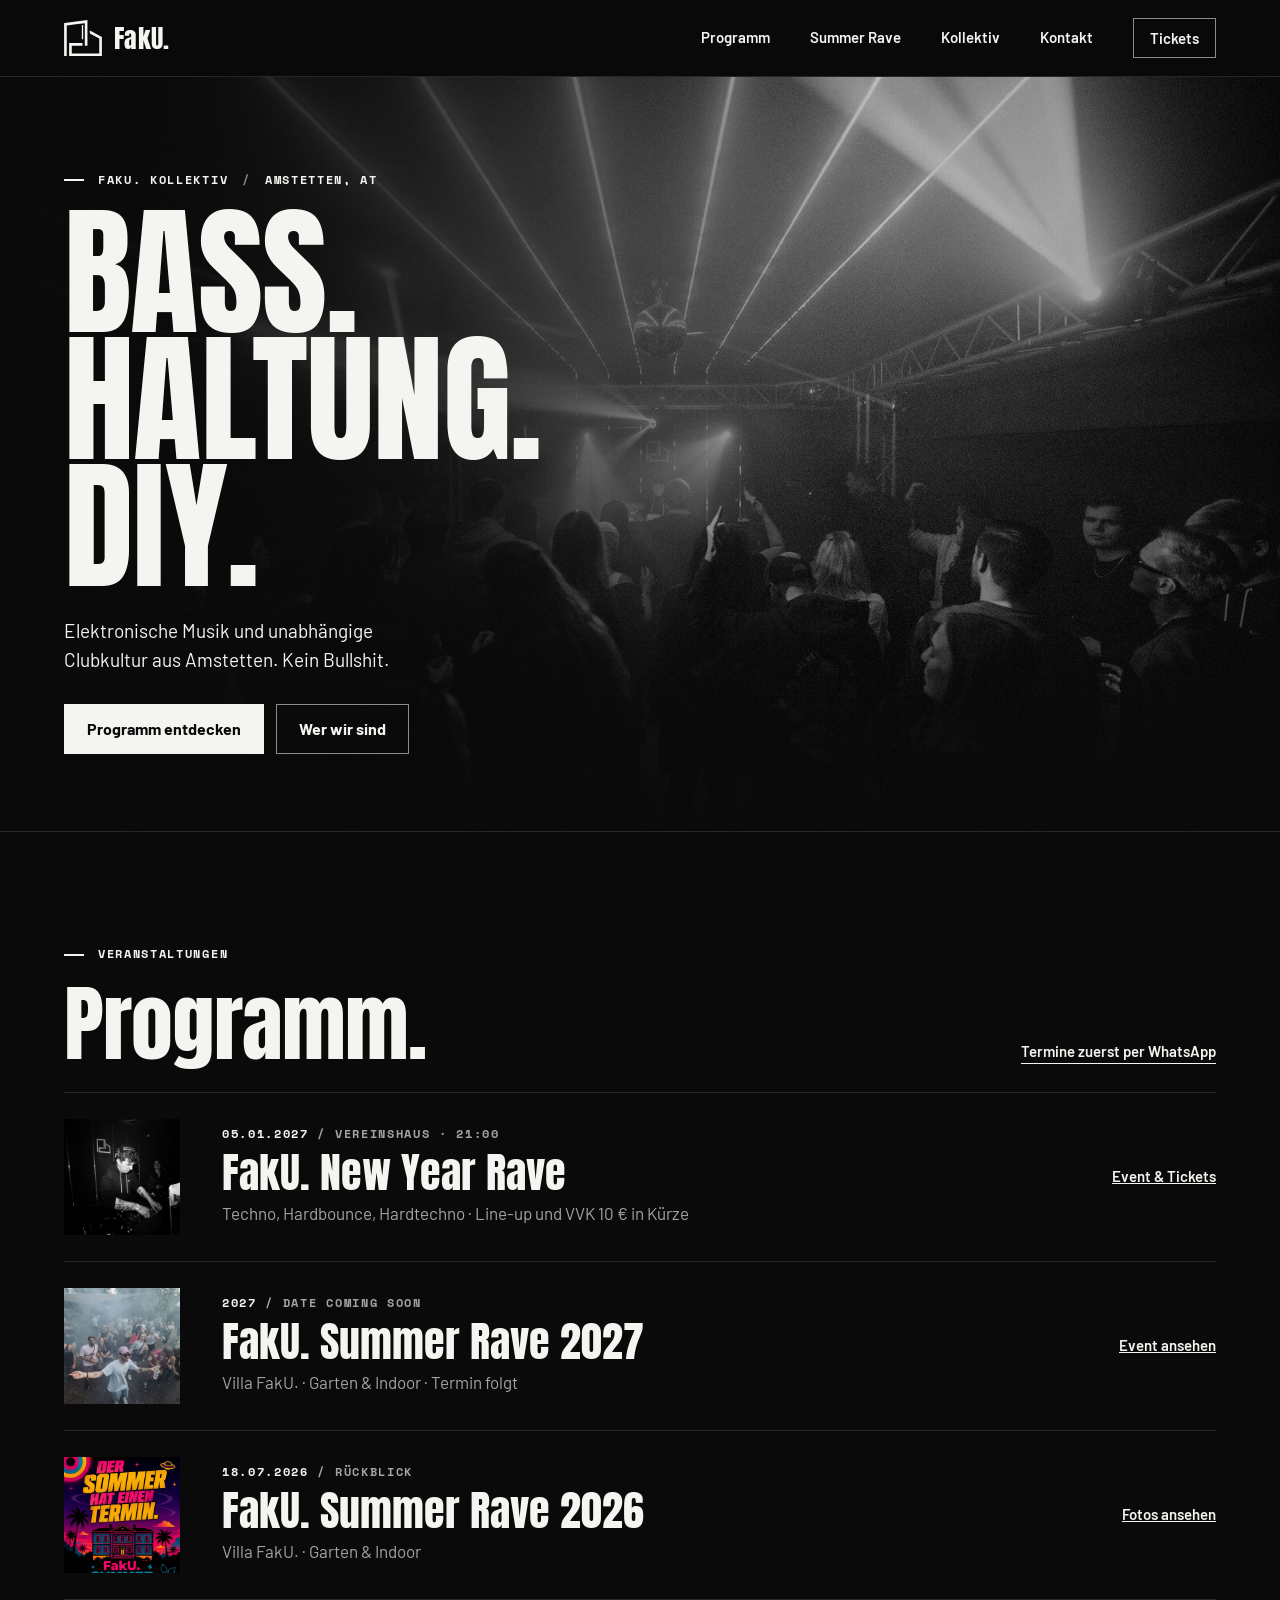
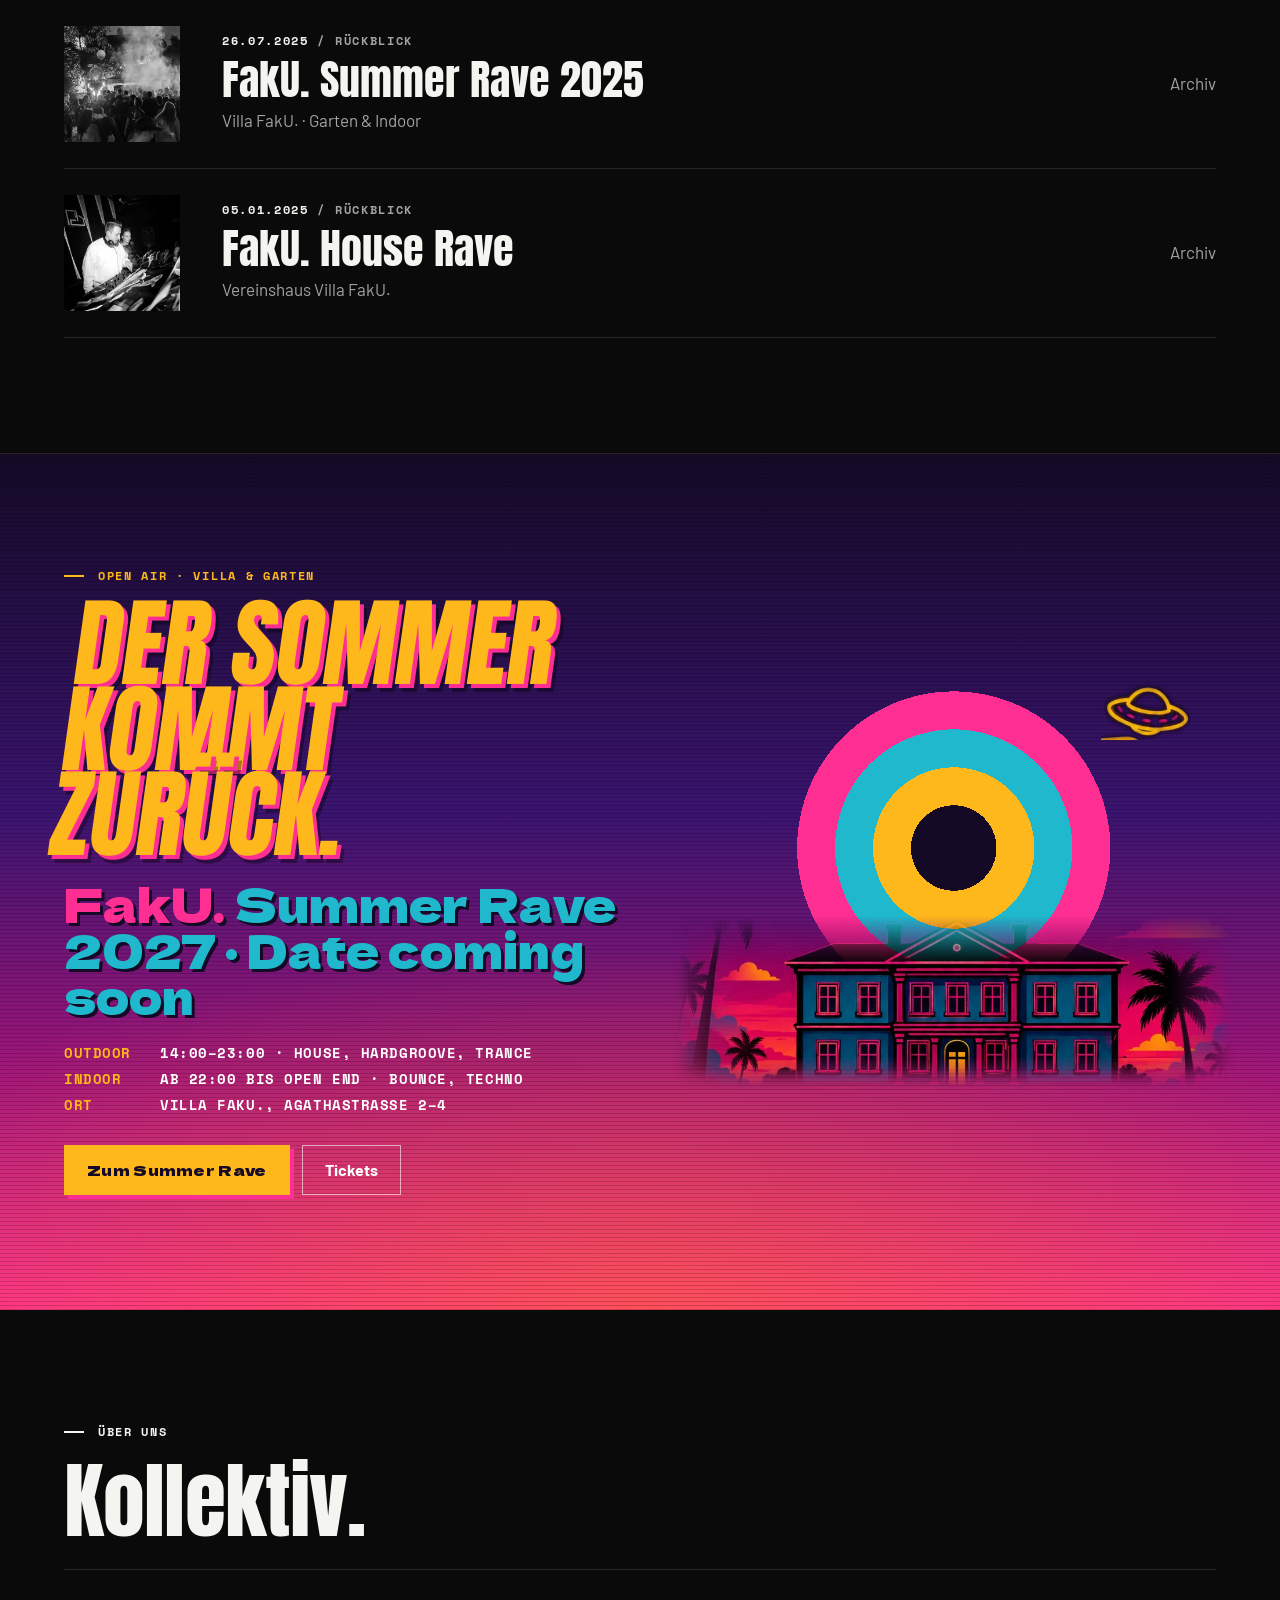
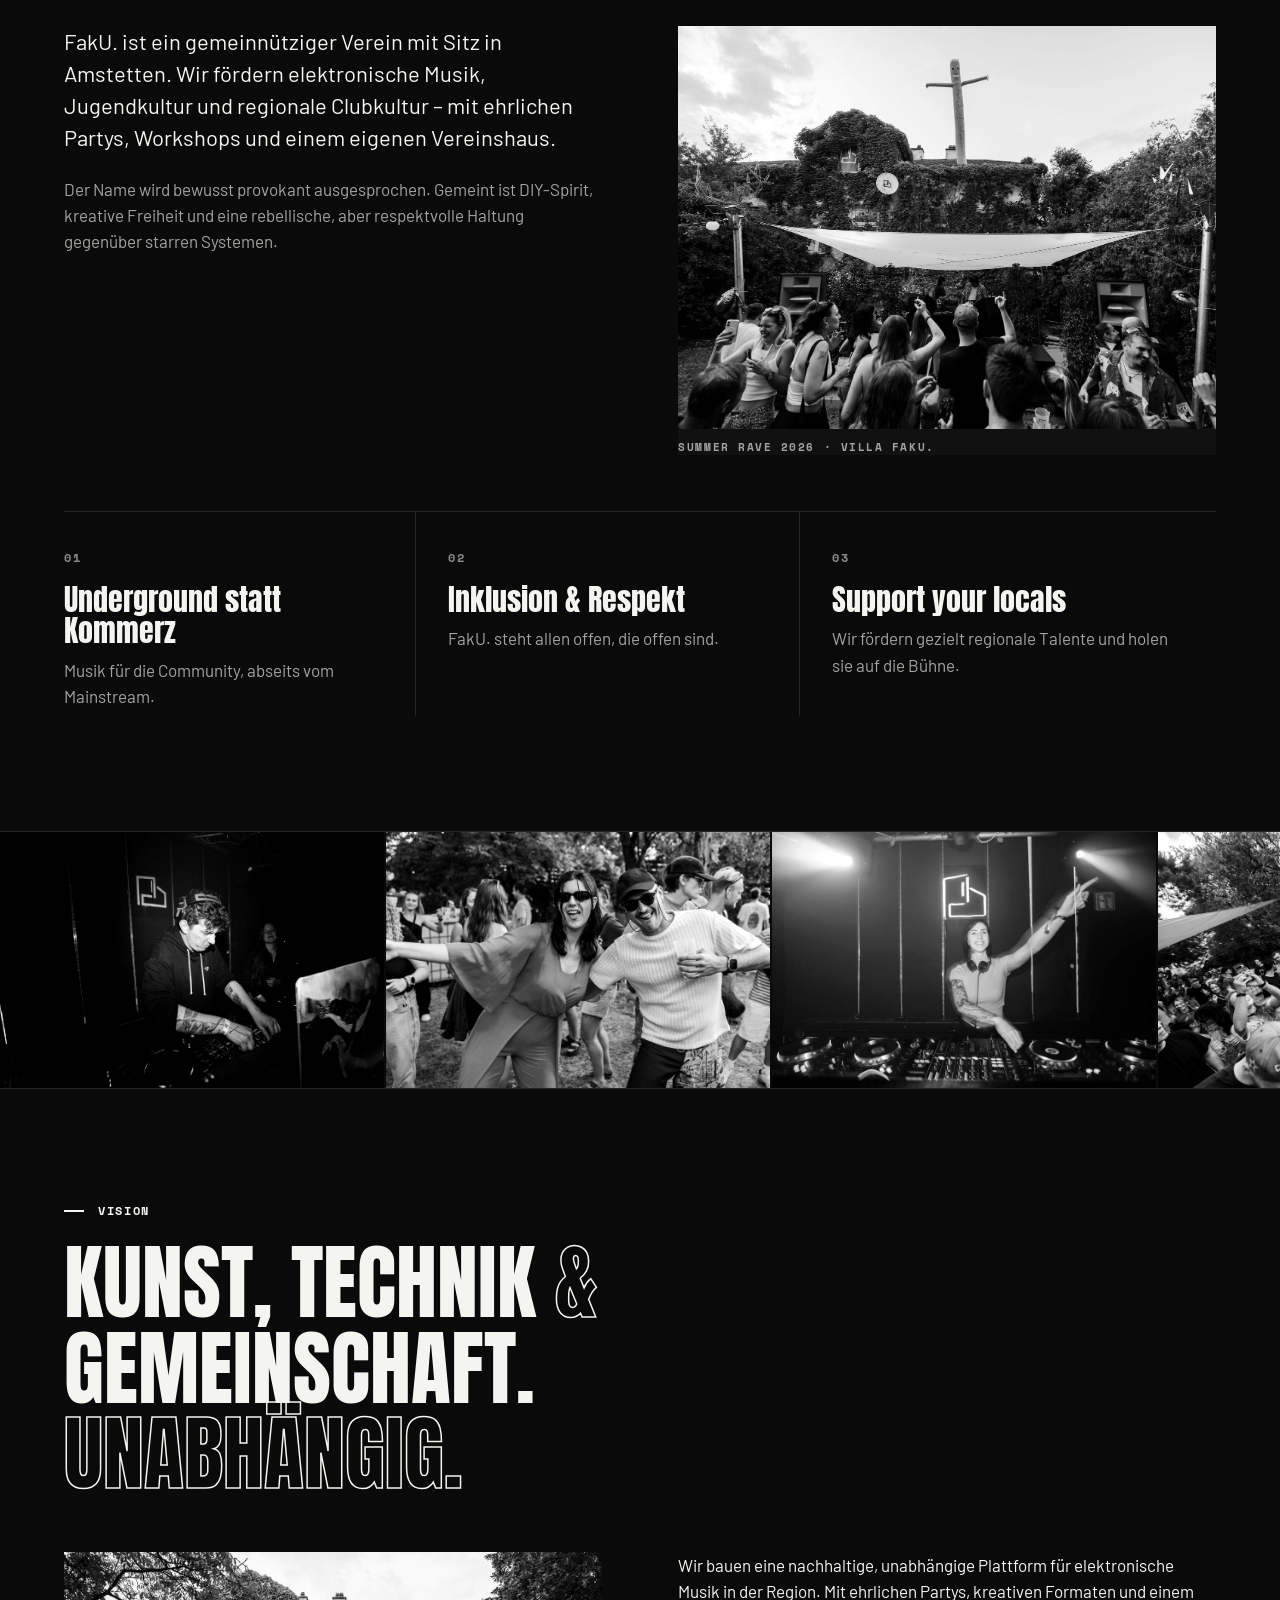
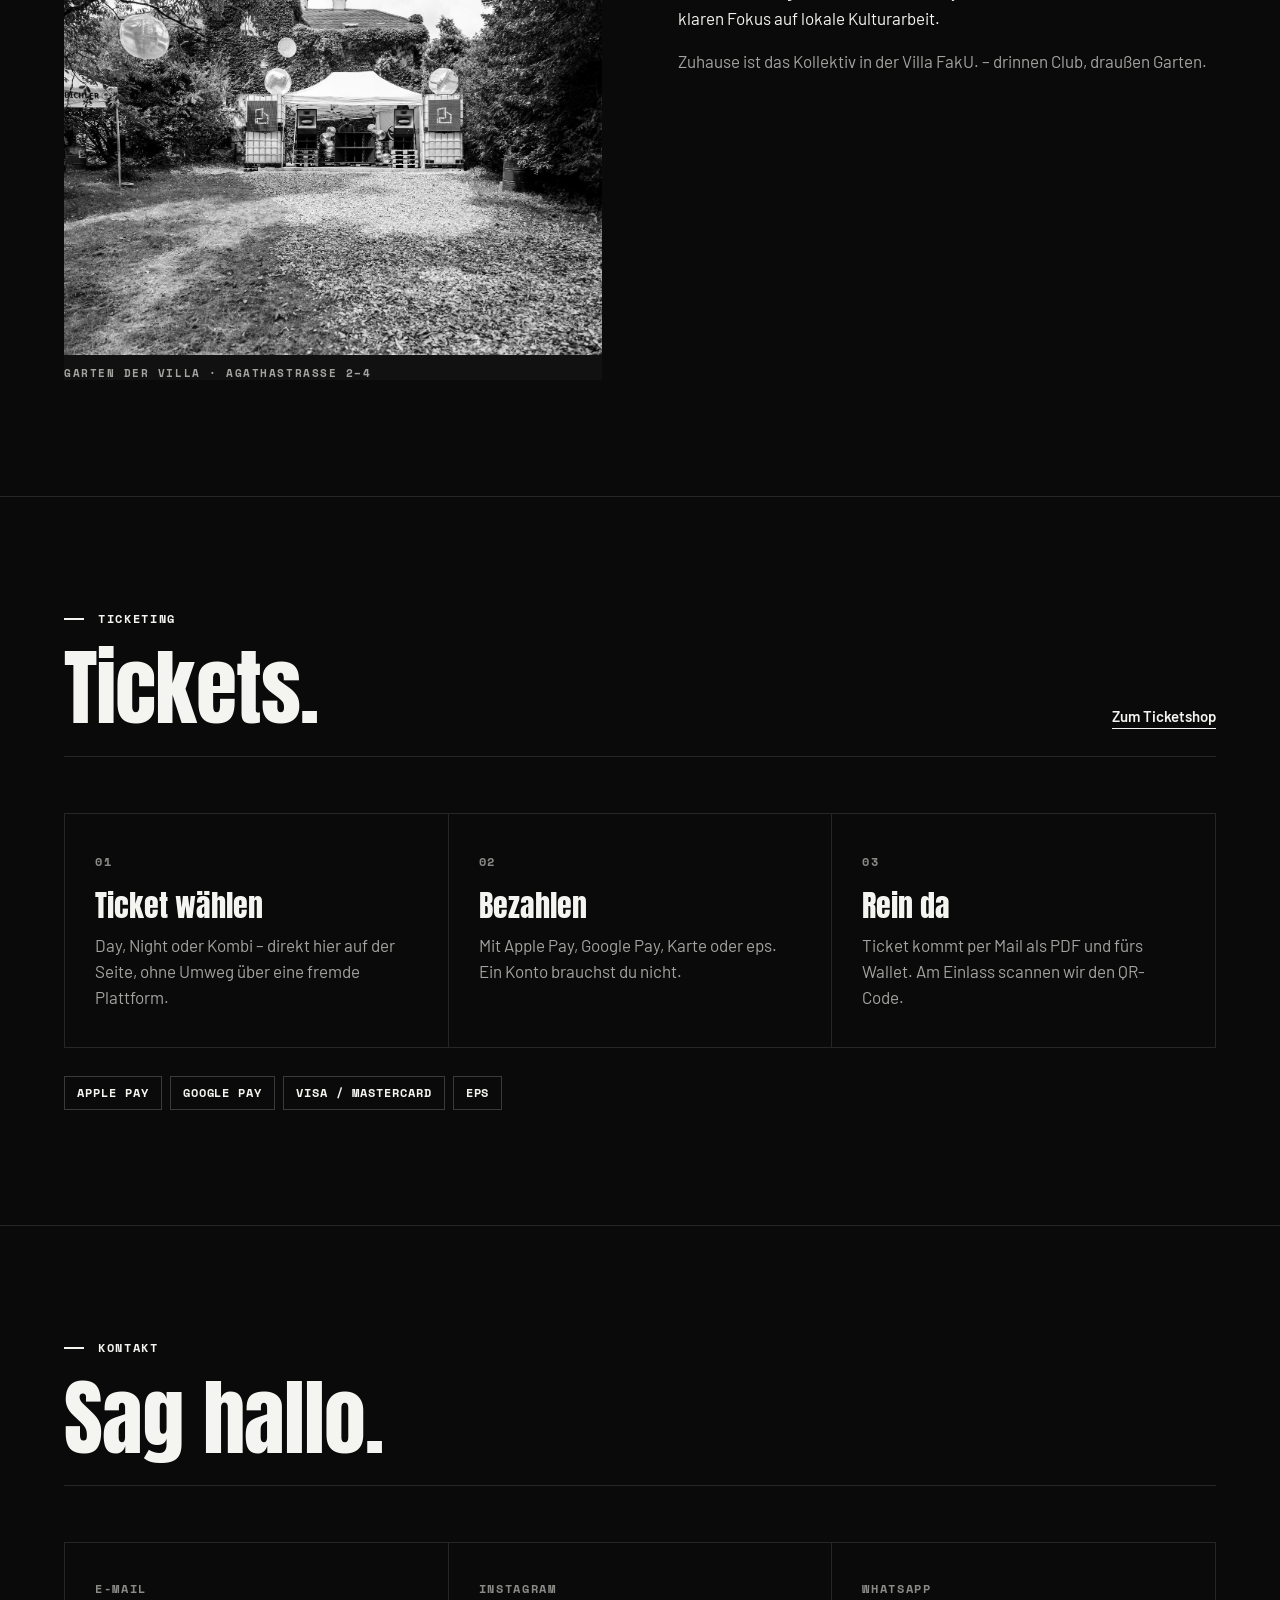
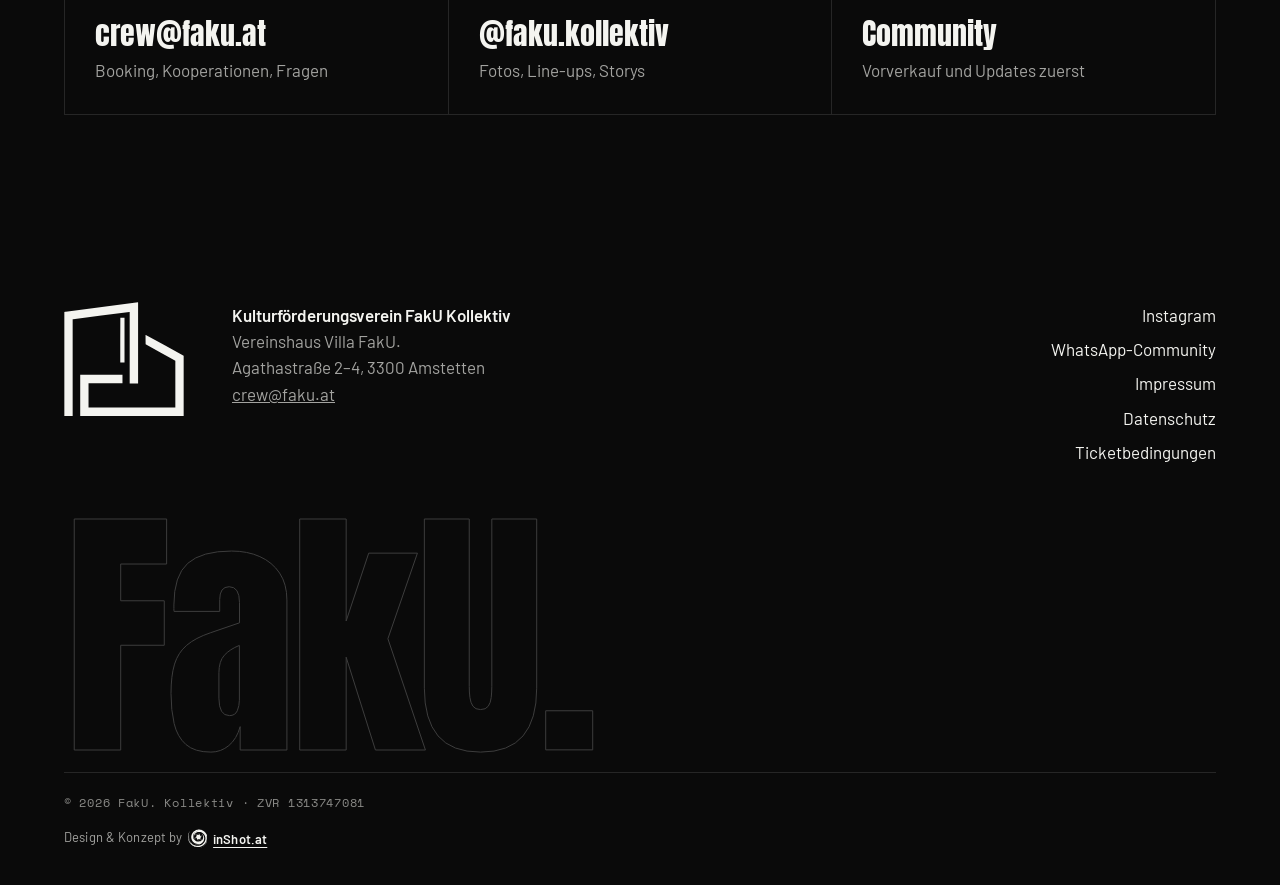
<file: index.html>
<!doctype html>
<html lang="de">
<head>
<meta charset="utf-8">
<meta name="viewport" content="width=device-width, initial-scale=1">
<title>FakU. Kollektiv – Elektronische Musik aus Amstetten</title>
<meta name="description" content="FakU. ist ein gemeinnütziger Verein für elektronische Musik in Amstetten. Raves, Workshops und unabhängige Clubkultur – mit Bass, Haltung und DIY-Spirit.">
<meta name="robots" content="index, follow">
<link rel="canonical" href="https://faku.at/">
<meta property="og:title" content="FakU. Kollektiv – Elektronische Musik aus Amstetten">
<meta property="og:description" content="FakU. ist ein gemeinnütziger Verein für elektronische Musik in Amstetten. Raves, Workshops und unabhängige Clubkultur – mit Bass, Haltung und DIY-Spirit.">
<meta property="og:url" content="https://faku.at/">
<meta property="og:type" content="website">
<meta name="theme-color" content="#0a0a0a">
<link rel="icon" href="assets/img/favicon.svg" type="image/svg+xml">
<link rel="preload" href="assets/fonts/anton.woff2" as="font" type="font/woff2" crossorigin>
<link rel="stylesheet" href="assets/site.css">
</head>
<body>
<a class="skip" href="#inhalt">Zum Inhalt springen</a>
<header class="site-head">
  <div class="wrap">
    <a class="brand" href="index.html" aria-label="FakU. Kollektiv – Startseite"><svg aria-hidden="true" focusable="false" xmlns="http://www.w3.org/2000/svg" viewBox="0 0 1414 1348" fill="currentColor"><path fill-rule="evenodd" d="M53 1344L4 1344L4 731L4 117L13 116L22 115L447 60L872 4L873 5L873 5L873 483L873 960L824 960L774 960L774 538L774 117L772 117L770 117L439 160L108 203L105 204L102 204L102 774L102 1344L53 1344ZM800 1342L191 1342L191 1100L191 858L440 858L689 858L689 907L689 956L489 956L289 956L289 1100L289 1244L801 1244L1312 1244L1312 968L1312 692L1136 596L962 499L961 444L961 388L962 388L964 388L1187 511L1410 634L1410 988L1410 1342L800 1342ZM688 712L664 712L663 711L663 710L663 448L664 186L688 186L713 186L713 449L713 712L688 712Z"/></svg><span>FakU.</span></a>
    <nav class="nav" aria-label="Hauptnavigation"><a href="index.html#programm">Programm</a><a href="summer-rave.html">Summer Rave</a><a href="index.html#kollektiv">Kollektiv</a><a href="index.html#kontakt">Kontakt</a><a class="btn btn--ghost btn--sm" href="index.html#programm">Tickets</a></nav>
    <a class="btn btn--ghost btn--sm head-cta" href="index.html#programm">Tickets</a>
  </div>
  <nav class="mnav" aria-label="Navigation mobil"><a href="index.html#programm">Programm</a><a href="summer-rave.html">Summer Rave</a><a href="index.html#kollektiv">Kollektiv</a><a href="index.html#kontakt">Kontakt</a></nav>
</header>
<div class="hinweis-bar" id="hinweis" hidden><div class="wrap"><span id="hinweis-text"></span></div></div>
<!--title:FakU. Kollektiv – Elektronische Musik aus Amstetten-->
<!--desc:FakU. ist ein gemeinnütziger Verein für elektronische Musik in Amstetten. Raves, Workshops und unabhängige Clubkultur – mit Bass, Haltung und DIY-Spirit.-->
<!--cur:-->
<main id="inhalt">

<section class="hero" aria-labelledby="hero-h">
  <div class="hero__img" aria-hidden="true"></div>
  <div class="wrap">
    <p class="kicker">FakU. Kollektiv <i>/</i> Amstetten, AT</p>
    <h1 class="h-display" id="hero-h">Bass.<br>Haltung.<br>DIY.</h1>
    <p class="lead">Elektronische Musik und unabhängige Clubkultur aus Amstetten. Kein Bullshit.</p>
    <div class="hero__actions">
      <a class="btn" href="#programm">Programm entdecken</a>
      <a class="btn btn--ghost" href="#kollektiv">Wer wir sind</a>
    </div>
  </div>
  <div class="wave" aria-hidden="true">
    <i style="--i:0"></i><i style="--i:1"></i><i style="--i:2"></i><i style="--i:3"></i><i style="--i:4"></i><i style="--i:5"></i><i style="--i:6"></i><i style="--i:7"></i><i style="--i:8"></i><i style="--i:9"></i><i style="--i:10"></i><i style="--i:11"></i><i style="--i:12"></i><i style="--i:13"></i><i style="--i:14"></i><i style="--i:15"></i><i style="--i:16"></i><i style="--i:17"></i><i style="--i:18"></i><i style="--i:19"></i><i style="--i:20"></i><i style="--i:21"></i><i style="--i:22"></i><i style="--i:23"></i>
  </div>
</section>

<section class="section" id="programm" aria-labelledby="prog-h">
  <div class="wrap">
    <p class="kicker">Veranstaltungen</p>
    <div class="sec-head">
      <h2 class="h-section" id="prog-h">Programm.</h2>
      <a class="link-u" href="https://chat.whatsapp.com/HOoX552b7KCHJnTHaEONiM" rel="noopener" target="_blank">Termine zuerst per WhatsApp</a>
    </div>
    <ul class="events">
      <li class="event">
        <img class="event__thumb" src="assets/img/strip-1.jpg" alt="DJ vor dem FakU.-Logo im Vereinshaus" width="116" height="116" loading="lazy">
        <div>
          <div class="event__meta"><b>05.01.2027</b> / Vereinshaus · 21:00</div>
          <h3>FakU. New Year Rave</h3>
          <p>Techno, Hardbounce, Hardtechno · Line-up und VVK 10 € in Kürze</p>
        </div>
        <a href="new-year-rave.html">Event &amp; Tickets</a>
      </li>
      <li class="event">
        <img class="event__thumb" src="assets/sr/g26-11.jpg" alt="Tanzende Menge im Nebel beim Summer Rave" width="116" height="116" loading="lazy">
        <div>
          <div class="event__meta"><b>2027</b> / Date coming soon</div>
          <h3>FakU. Summer Rave 2027</h3>
          <p>Villa FakU. · Garten &amp; Indoor · Termin folgt</p>
        </div>
        <a href="summer-rave.html">Event ansehen</a>
      </li>
      <li class="event">
        <img class="event__thumb" src="assets/img/sr26-poster.jpg" alt="Plakat FakU. Summer Rave 2026" width="116" height="116" loading="lazy">
        <div>
          <div class="event__meta"><b>18.07.2026</b> / Rückblick</div>
          <h3>FakU. Summer Rave 2026</h3>
          <p>Villa FakU. · Garten &amp; Indoor</p>
        </div>
        <a href="summer-rave.html#gal-h">Fotos ansehen</a>
      </li>
      <li class="event">
        <img class="event__thumb" src="assets/img/ev-sr25.jpg" alt="Nachts im Garten beim Summer Rave 2025" width="116" height="116" loading="lazy">
        <div>
          <div class="event__meta"><b>26.07.2025</b> / Rückblick</div>
          <h3>FakU. Summer Rave 2025</h3>
          <p>Villa FakU. · Garten &amp; Indoor</p>
        </div>
        <span class="muted">Archiv</span>
      </li>
      <li class="event">
        <img class="event__thumb" src="assets/img/ev-houserave.jpg" alt="DJ am Pult beim FakU. House Rave" width="116" height="116" loading="lazy">
        <div>
          <div class="event__meta"><b>05.01.2025</b> / Rückblick</div>
          <h3>FakU. House Rave</h3>
          <p>Vereinshaus Villa FakU.</p>
        </div>
        <span class="muted">Archiv</span>
      </li>
    </ul>
  </div>
</section>

<section class="section sr-teaser" aria-labelledby="sr-h">
  <div class="wrap">
    <div>
      <p class="sr-kicker">Open Air · Villa &amp; Garten</p>
      <h2 class="sr-title" id="sr-h"><span>Der Sommer</span><span>kommt</span><span>zurück.</span></h2>
      <p class="sr-name"><b>FakU.</b> Summer Rave 2027 · Date coming soon</p>
      <ul class="sr-facts">
        <li><span>Outdoor</span>14:00–23:00 · House, Hardgroove, Trance</li>
        <li><span>Indoor</span>ab 22:00 bis Open End · Bounce, Techno</li>
        <li><span>Ort</span>Villa FakU., Agathastraße 2–4</li>
      </ul>
      <div class="hero__actions">
        <a class="btn btn--sr" href="summer-rave.html">Zum Summer Rave</a>
        <a class="btn btn--sr-ghost" href="summer-rave.html#tickets">Tickets</a>
      </div>
    </div>
    <div class="sr-art" aria-hidden="true">
      <div class="sun"></div>
      <img class="ufo" src="assets/sr/ufo.webp" alt="" loading="lazy">
      <img class="villa" src="assets/sr/villa.webp" alt="" loading="lazy">
    </div>
  </div>
</section>

<section class="section" id="kollektiv" aria-labelledby="koll-h">
  <div class="wrap">
    <p class="kicker">Über uns</p>
    <div class="sec-head"><h2 class="h-section" id="koll-h">Kollektiv.</h2></div>
    <div class="split">
      <div class="prose">
        <p style="font-size:clamp(19px,1.8vw,22px);line-height:1.45;margin-top:0">FakU. ist ein gemeinnütziger Verein mit Sitz in Amstetten. Wir fördern elektronische Musik, Jugendkultur und regionale Clubkultur – mit ehrlichen Partys, Workshops und einem eigenen Vereinshaus.</p>
        <p class="muted">Der Name wird bewusst provokant ausgesprochen. Gemeint ist DIY-Spirit, kreative Freiheit und eine rebellische, aber respektvolle Haltung gegenüber starren Systemen.</p>
      </div>
      <figure class="photo" style="margin:0">
        <img src="assets/img/crowd.jpg" alt="Publikum vor dem Floor im Garten der Villa FakU., Summer Rave 2026" width="1600" height="1067" loading="lazy">
        <figcaption>Summer Rave 2026 · Villa FakU.</figcaption>
      </figure>
    </div>
    <ul class="values">
      <li><span class="no">01</span><h3>Underground statt Kommerz</h3><p>Musik für die Community, abseits vom Mainstream.</p></li>
      <li><span class="no">02</span><h3>Inklusion &amp; Respekt</h3><p>FakU. steht allen offen, die offen sind.</p></li>
      <li><span class="no">03</span><h3>Support your locals</h3><p>Wir fördern gezielt regionale Talente und holen sie auf die Bühne.</p></li>
    </ul>
  </div>
</section>


<section class="strip" aria-label="Momente">
  <div class="strip__track">
    <img src="assets/img/strip-1.jpg" alt="DJ vor dem FakU.-Logo im Vereinshaus" width="900" height="600" loading="lazy">
    <img src="assets/img/strip-2.jpg" alt="Zwei Gäste tanzen im Garten" width="900" height="600" loading="lazy">
    <img src="assets/img/strip-3.jpg" alt="DJ unter dem leuchtenden FakU.-Logo am Indoor Floor" width="900" height="600" loading="lazy">
    <img src="assets/img/strip-4.jpg" alt="Volle Tanzfläche am Outdoor Floor" width="900" height="600" loading="lazy">
    <img src="assets/img/strip-5.jpg" alt="Lichtshow über dem Publikum beim House Rave" width="900" height="600" loading="lazy">
    <img src="assets/img/strip-6.jpg" alt="DJ am Outdoor Floor in der Dämmerung" width="900" height="600" loading="lazy">
  </div>
</section>

<section class="section" aria-labelledby="vis-h">
  <div class="wrap">
    <p class="kicker" id="vis-h">Vision</p>
    <p class="statement">Kunst, Technik <em>&amp;</em> Gemeinschaft. <em>Unabhängig.</em></p>
    <div class="split">
      <figure class="photo" style="margin:0">
        <img src="assets/img/villa.jpg" alt="Garten der Villa FakU. mit Zelt und FakU.-Logo, Summer Rave 2025" width="1600" height="1067" loading="lazy">
        <figcaption>Garten der Villa · Agathastraße 2–4</figcaption>
      </figure>
      <div class="prose">
        <p style="margin-top:0">Wir bauen eine nachhaltige, unabhängige Plattform für elektronische Musik in der Region. Mit ehrlichen Partys, kreativen Formaten und einem klaren Fokus auf lokale Kulturarbeit.</p>
        <p class="muted">Zuhause ist das Kollektiv in der Villa FakU. – drinnen Club, draußen Garten.</p>
      </div>
    </div>
  </div>
</section>

<section class="section" id="tickets" aria-labelledby="tix-h">
  <div class="wrap">
    <p class="kicker">Ticketing</p>
    <div class="sec-head">
      <h2 class="h-section" id="tix-h">Tickets.</h2>
      <a class="link-u" href="summer-rave.html#tickets">Zum Ticketshop</a>
    </div>
    <ol class="steps">
      <li><h3>Ticket wählen</h3><p>Day, Night oder Kombi – direkt hier auf der Seite, ohne Umweg über eine fremde Plattform.</p></li>
      <li><h3>Bezahlen</h3><p>Mit Apple Pay, Google Pay, Karte oder eps. Ein Konto brauchst du nicht.</p></li>
      <li><h3>Rein da</h3><p>Ticket kommt per Mail als PDF und fürs Wallet. Am Einlass scannen wir den QR-Code.</p></li>
    </ol>
    <ul class="pay" aria-label="Zahlungsarten">
      <li>Apple Pay</li><li>Google Pay</li><li>Visa / Mastercard</li><li>eps</li>
    </ul>
  </div>
</section>

<section class="section" id="kontakt" aria-labelledby="kon-h" style="border-bottom:0">
  <div class="wrap">
    <p class="kicker">Kontakt</p>
    <div class="sec-head"><h2 class="h-section" id="kon-h">Sag hallo.</h2></div>
    <div class="contact">
      <a href="mailto:crew@faku.at"><small>E-Mail</small><strong>crew@faku.at</strong><span>Booking, Kooperationen, Fragen</span></a>
      <a href="https://www.instagram.com/faku.kollektiv/" rel="noopener" target="_blank"><small>Instagram</small><strong>@faku.kollektiv</strong><span>Fotos, Line-ups, Storys</span></a>
      <a href="https://chat.whatsapp.com/HOoX552b7KCHJnTHaEONiM" rel="noopener" target="_blank"><small>WhatsApp</small><strong>Community</strong><span>Vorverkauf und Updates zuerst</span></a>
    </div>
  </div>
</section>

</main>
<footer class="foot">
  <div class="wrap">
    <div class="foot__top">
      <div class="foot__mark"><svg aria-hidden="true" focusable="false" xmlns="http://www.w3.org/2000/svg" viewBox="0 0 1414 1348" fill="currentColor"><path fill-rule="evenodd" d="M53 1344L4 1344L4 731L4 117L13 116L22 115L447 60L872 4L873 5L873 5L873 483L873 960L824 960L774 960L774 538L774 117L772 117L770 117L439 160L108 203L105 204L102 204L102 774L102 1344L53 1344ZM800 1342L191 1342L191 1100L191 858L440 858L689 858L689 907L689 956L489 956L289 956L289 1100L289 1244L801 1244L1312 1244L1312 968L1312 692L1136 596L962 499L961 444L961 388L962 388L964 388L1187 511L1410 634L1410 988L1410 1342L800 1342ZM688 712L664 712L663 711L663 710L663 448L664 186L688 186L713 186L713 449L713 712L688 712Z"/></svg></div>
      <address><strong>Kulturförderungsverein FakU Kollektiv</strong><br>Vereinshaus Villa FakU.<br>Agathastraße 2–4, 3300 Amstetten<br><a href="mailto:crew@faku.at">crew@faku.at</a></address>
      <ul class="foot__links">
        <li><a href="https://www.instagram.com/faku.kollektiv/" rel="noopener" target="_blank">Instagram</a></li>
        <li><a href="https://chat.whatsapp.com/HOoX552b7KCHJnTHaEONiM" rel="noopener" target="_blank">WhatsApp-Community</a></li>
        <li><a href="impressum.html">Impressum</a></li>
        <li><a href="datenschutz.html">Datenschutz</a></li>
        <li><a href="ticketbedingungen.html">Ticketbedingungen</a></li>
      </ul>
    </div>
    <p class="foot__word" aria-hidden="true">FakU.</p>
    <div class="foot__bottom"><span>© 2026 FakU. Kollektiv · ZVR 1313747081</span></div>
    <p class="credit">Design &amp; Konzept by <a href="https://www.inshot.at/" target="_blank" rel="noopener"><svg class="blende" xmlns="http://www.w3.org/2000/svg" viewBox="0 0 192 192" aria-hidden="true" focusable="false"><path fill="currentColor" fill-rule="evenodd" d="M119.8 182.4C120.1 182.3 120.9 181.9 121.6 181.6C122.3 181.3 123.2 181 123.5 181C123.9 181 124.5 180.8 124.9 180.6C125.3 180.4 127.3 179.6 129.2 178.8C131.2 178.1 133.3 177.3 133.8 177.1C135.4 176.5 140.3 173.8 144.8 171.2C155.4 164.8 167.2 153.8 173.2 144.6C174.3 143 175.4 141.3 175.7 141C177.1 139.1 182 130 182 129.2C182 129 182.3 128.2 182.7 127.3C183.5 125.8 185.5 119.8 186 117.6C186.1 116.9 186.4 115.8 186.6 115C187.6 111.3 187.9 109.4 188.6 103C188.9 99.4 188.9 87.3 188.6 85.1C188.4 84.2 188.1 82.2 187.9 80.9C187.7 79.5 187.4 78 187.3 77.6C187.2 77.2 186.9 76.3 186.8 75.6C185.6 70.4 184.7 67 183.8 65.3C183.5 64.7 183.2 64.1 183.2 63.8C183.2 63.2 181.4 60.3 181.3 60.8C181.3 61 181.6 62.4 182.1 63.9C183.1 67.1 183.5 68.6 183.8 70.4C183.9 71.2 184.1 72.4 184.2 73.2C184.4 74 184.6 75.6 184.8 76.8C184.9 77.9 185.1 79.5 185.3 80.3C185.6 82.1 185.6 94.7 185.3 96.5C185.1 97.2 184.9 99.2 184.8 100.9C184.5 103.7 184.4 104.6 183.4 109.2C182.9 111.1 182.2 113.7 181.7 115.1C181.6 115.5 181.3 116.4 181.1 117C180.9 117.6 180.5 118.9 180.1 119.9C179.8 120.8 179.3 122.1 179.1 122.8C178.6 124.5 173.9 134 172.4 136.2C172.1 136.7 171.4 137.8 171 138.6C170.5 139.4 169.7 140.5 169.2 141.1C168.8 141.6 168.2 142.5 167.9 142.9C167.6 143.3 166.7 144.5 165.9 145.5C165.1 146.5 164.1 147.7 163.8 148.1C163.2 149 155.7 156.4 153.9 157.9C152.4 159.1 148.9 161.7 146.9 163.1C145.6 164 142.9 165.5 137.9 168.1C133.9 170.2 131.9 171 123.8 173.7C123.4 173.9 122.6 174.1 122.2 174.3C121.2 174.6 116.6 175.8 114.8 176.2C113.2 176.6 108.8 177.2 105.6 177.5C102.8 177.8 89.1 177.8 86.2 177.5C80.3 176.9 79.2 176.7 75.1 175.7C74.6 175.6 73.4 175.3 72.5 175.1C71.7 175 70.8 174.7 70.7 174.5C70.5 174.4 70.2 174.2 69.9 174.2C69.4 174.2 64.6 172.7 60.8 171.2C58.1 170.2 50.2 166.2 48.3 165C47.8 164.6 47 164.1 46.6 164C46.3 163.9 44.8 162.9 43.3 161.9C34.1 155.5 29.1 151 22.9 143.1C21.7 141.6 20.2 139.9 19.6 139.2C19 138.6 18.4 137.8 18.2 137.5C18.1 137.2 17.1 135.5 16 133.9C15 132.2 13.8 130.3 13.4 129.5C13 128.7 12.1 127.3 11.5 126.2C10.8 125.2 10.2 123.8 10 123.2C9.8 122.6 9.1 120.9 8.3 119.4C7.6 117.9 7 116.4 7 116.2C7 115.9 6.8 115.3 6.5 114.8C6.2 114.3 6 113.7 6 113.5C6 113.3 5.7 112.6 5.4 111.9C5 111.2 4.8 110.4 4.8 110.2C4.8 110 4.5 109 4.2 108C3.4 105.5 2 99.4 1.3 95.4C1.1 94.7 1 93.5 1 92.7C1 91.7 0.9 91.1 0.5 90.7C0 90.1 -0 89.7 -0 78.8C-0 72.6 0.1 67.5 0.2 67.5C0.6 67.5 1 66.2 1 64.9C1 63.6 1.1 62.8 1.8 59.4C2.6 55.7 3.1 53.6 3.3 53.1C3.4 52.7 3.5 52.3 3.5 52C3.5 51.1 6.2 43.1 7.5 40.2C8.2 38.7 8.7 37.3 8.7 37.1C8.8 36.7 12.5 29.3 13.1 28.4C13.4 28 14 26.9 14.5 26.1C15.3 24.5 16.6 22.8 16.9 23C17 23.2 16 26.4 14.9 29C14.4 30.2 14 31.3 14 31.4C14 31.6 13.8 32.1 13.5 32.6C13.2 33 13 33.6 13 33.8C13 34 12.8 34.7 12.5 35.3C11.4 38 9.6 43.5 8.5 47.6C8 49.7 7.4 51.6 7.3 51.9C7.1 52.2 7 52.8 7 53.2C7 53.5 6.8 54.6 6.5 55.5C5.1 60.1 4.6 62.7 4.3 66.6C4 69.7 4 83.5 4.2 86.6C4.6 91.1 5 94.2 5.4 95.5C5.6 96.3 5.9 97.3 6 97.9C6.1 98.4 6.4 99.3 6.6 99.9C6.8 100.4 7 101.4 7.1 102C7.2 102.6 7.4 103.3 7.5 103.6C7.7 103.8 7.9 104.5 8 105.1C8.1 105.6 8.5 106.9 8.9 107.9C9.2 108.8 9.7 110.1 9.9 110.8C10.1 111.4 10.4 112.4 10.7 112.9C11 113.4 11.4 114.5 11.6 115.2C11.9 116 12.3 117 12.5 117.4C12.8 117.8 13.8 119.8 14.8 121.8C16.5 125 17.9 127.5 19.6 130C21.3 132.5 24.3 136.5 25.2 137.6C27.3 140 33.2 145.9 33.7 146.1C34.7 146.3 34.3 145.4 33 144.1C32.3 143.4 31.6 142.6 31.4 142.2C31.2 141.9 30.7 141.2 30.3 140.8C29.8 140.3 28.8 139 28.1 137.9C27.4 136.8 26.4 135.4 25.9 134.8C25.4 134.1 24.8 133.2 24.5 132.6C24.2 132.1 23.7 131.3 23.4 130.9C22.5 129.7 16.3 117.2 15.9 115.8C15.7 115.2 15.2 113.8 14.9 112.9C14.5 111.9 14.1 110.7 14 110.1C13.8 109.6 13.6 109 13.5 108.9C13.2 108.4 11.1 100.4 10.7 98.1C10.6 97.3 10.3 95.6 10.1 94.2C9.9 92.9 9.7 91.1 9.6 90.1C9.6 89.2 9.5 87.9 9.3 87.2C8.8 85.5 8.9 71 9.4 69.2C9.6 68.5 9.7 67.5 9.7 67C9.8 65.3 10 64.5 10.6 64.5C11 64.5 11 64.6 10.9 66.4C10.8 67.5 10.6 68.8 10.5 69.4C10.1 70.7 10.3 86.1 10.7 88.4C10.9 89.3 11.1 90.9 11.1 91.8C11.2 92.6 11.3 93.7 11.5 94C11.6 94.4 11.8 95.3 11.9 96.1C12 97 12.2 97.8 12.3 98.1C12.5 98.4 12.8 99.5 13 100.5C13.6 102.7 14.1 104.5 14.6 105.9C14.8 106.4 15 107.1 15 107.5C15 107.8 15.3 108.8 15.7 109.8C16.2 110.8 16.5 111.8 16.5 112C16.5 112.5 22.8 125.1 24.1 127C26.1 130.2 29.6 134.9 31.1 136.5C34.9 140.7 38 143.9 39 144.6C39.6 145.1 40.8 146.1 41.6 146.8C47.4 151.6 58.2 158 64 160C64.8 160.3 66.1 160.8 66.9 161.1C67.7 161.5 69.3 162.1 70.4 162.4C71.5 162.8 72.9 163.2 73.5 163.4C74.7 163.8 76.2 164.1 79 164.6C80 164.8 81.5 165.1 82.4 165.3C88.3 166.4 100.4 166.4 106.6 165.3C107.5 165.1 109.1 164.8 110.2 164.6C112.2 164.3 113.6 164 116.6 163.3C117.3 163.1 118.4 162.7 118.9 162.5C119.5 162.2 120.1 162 120.3 162C120.7 162 122.9 161.2 124.7 160.3C125.4 160 126.5 159.6 127 159.4C128.8 158.7 136.7 154.4 139.5 152.4C146.2 147.9 157.4 136.2 159.9 131.2C160.1 130.8 160.7 129.9 161.2 129.2C161.6 128.6 162 128 162 127.9C162 127.8 162.4 127 163 126C163.5 125.1 164.1 123.9 164.2 123.3C164.4 122.6 164.9 121.5 165.3 120.6C166 119.3 166.6 117.7 167.7 114.6C168.3 113.1 169 110.5 169 110.1C169 109.9 169.2 109.1 169.5 108.3C170 106.8 170.3 105.2 170.8 101C171.2 97.9 171.2 88.2 170.8 85.6C170.6 84.5 170.3 82.6 170.1 81.4C168.9 73.7 165.1 63.9 160.9 57.6C158.4 53.8 157.6 52.6 157.2 52.1C156 50.4 151.7 45.9 149.1 43.8C148.1 42.9 146.6 41.7 146 41.1C140.8 36.7 132.1 32.5 122.8 30.1C121.5 29.8 119.9 29.5 119.3 29.5C118.6 29.5 117.7 29.3 117.2 29.1C115.9 28.6 104.7 28.6 102.4 29.1C101.6 29.3 100.1 29.6 99.2 29.7C95.5 30.4 93.2 31 92 31.6C91.6 31.8 91 32 90.7 32C90.4 32 89.8 32.2 89.4 32.4C89 32.6 87.1 33.6 85.2 34.6C79.3 37.7 72.3 43.1 70.1 46.2C69.8 46.7 69 47.7 68.4 48.5C67.8 49.3 67.1 50.2 66.8 50.6C66.6 51 66.1 51.8 65.7 52.2C63.5 55.1 60.3 63 59.2 68.6C59.1 69.3 58.8 70.4 58.7 71.1C58.4 72.6 58.6 79.9 58.9 82C59.3 83.8 60.7 87.9 61.2 88.8C61.4 89.1 61.9 90 62.2 90.8C64.1 95.8 65.2 98 65.5 98C65.6 98 66.1 98.7 66.5 99.6C67 100.4 67.7 101.6 68.1 102.1C68.6 102.7 69.1 103.5 69.3 103.9C69.5 104.3 70.2 105.1 70.7 105.6C71.8 106.6 72 107 71.4 107C70.9 107 64 99.7 64 99.2C64 99 63.7 98.5 63.3 98C62.9 97.5 62.4 96.8 62.2 96.4C61.9 96 61.3 95 60.9 94.2C60.4 93.5 60 92.6 60 92.3C60 92 59.5 90.8 59 89.8C58.5 88.7 58 87.7 58 87.5C58 87.3 57.8 86.8 57.6 86.4C54.7 79.9 55.1 61.9 58.4 55.2C58.7 54.5 59 53.8 59 53.5C59 53.2 59.2 52.5 59.5 52.1C59.9 51.4 60 51.1 59.8 50.9C59.6 50.7 59.4 50.9 59.1 51.6C58.9 52.1 58.6 52.5 58.5 52.6C58.1 52.8 56 57.3 56 57.8C56 58 55.8 58.5 55.5 58.8C55 59.4 55 59.4 55 58.4C55 55.2 58.8 46.3 62.4 41.4C65.8 36.6 71.8 30.7 75.6 28.4C76 28.1 76.6 27.7 76.9 27.5C78.8 25.8 84 23.3 89.6 21.4C91.3 20.8 92.7 20.3 92.9 20.2C93 20.1 93.7 20 94.5 19.9C95.3 19.8 96.2 19.5 96.6 19.3C96.9 19.1 98.2 18.9 99.4 18.9C100.9 18.8 101.7 18.6 102 18.4C102.5 17.8 101.9 17.4 100.8 17.6C100.3 17.7 99 17.9 97.8 18C96.7 18.1 95.2 18.4 94.5 18.6C93.7 18.8 92.9 19 92.5 19C92.2 19 91.6 19.2 91.2 19.4C90.8 19.5 90.2 19.8 89.7 19.9C89.2 20 88.5 20.3 88 20.5C87.5 20.8 87 21 86.8 21C86.6 21 85.7 21.4 84.7 21.8C83.7 22.3 81.9 23.1 80.8 23.6C76.4 25.5 71.5 29.1 66.2 34.4C62.5 38.1 60.8 40.1 58.4 43.7C57.3 45.5 54.3 51.2 53.7 52.9C53.5 53.6 52.8 55.5 52.2 57.1C51.6 58.8 51 61.1 50.8 62.4C50.7 63.6 50.4 65.6 50.2 66.9C49.8 69.6 49.8 75.9 50.2 78.8C50.6 82.1 51.1 84.8 51.4 85.4C51.6 85.7 51.8 86.4 51.9 87C52 87.6 52.3 88.5 52.5 89C52.8 89.5 53 90.1 53 90.3C53 90.6 53.3 91.4 53.7 92.2C54.1 93 54.6 94.1 54.8 94.8C55.1 96.1 55.6 97.2 56.3 97.9C56.5 98.2 57.1 99.2 57.6 100.1C58.5 101.8 59.2 102.8 62.3 106.5C67.4 112.5 74.9 118.2 80.3 120.1C81.2 120.5 82.5 121 83.2 121.3C84 121.6 85.3 121.9 86.1 122.1C87 122.3 87.9 122.5 88.2 122.7C88.5 122.9 89.3 123 89.9 123C90.6 123 91.6 123.2 92.2 123.5C93.7 124.2 105.4 124.3 106.9 123.6C107.5 123.4 108.6 123.1 109.5 123C111 122.8 112 122.5 114.4 121.7C114.8 121.6 115.5 121.4 115.9 121.2C117.7 120.7 122 119 123.2 118.3C123.5 118.2 123.9 117.9 124.3 117.7C126.5 116.6 131.1 113.1 134 110.3C137.3 107.2 137.8 106.9 137.8 107.7C137.8 108.7 131.3 115.8 128.7 117.5C127.9 118.1 127.1 118.8 126.8 119.2C126.4 119.6 125.6 120.1 124.7 120.4C123.8 120.8 123 121.2 122.8 121.3C122 122 117.3 124.2 116.7 124.2C116.5 124.2 116.1 124.5 115.9 124.9C115.7 125.2 115.5 125.5 115.6 125.5C115.8 125.5 118.2 124.7 119 124.3C121.5 123.2 124.3 121.7 125.4 120.9C125.9 120.4 126.6 120 126.9 119.9C130.2 118.9 138 111.4 141.1 106.4C141.4 106 141.9 105.2 142.3 104.7C143.9 102.5 147.2 94.6 147.2 93C147.2 92.7 147.4 92.2 147.5 91.9C149.8 87.7 149.8 74.8 147.6 67.8C147.4 67.1 147.1 66.1 147 65.4C146.7 63.8 143.7 57.7 142 55.1C140.3 52.6 140 52.2 137.1 49.2C134.8 46.8 134.4 46.2 135.1 46.2C135.6 46.2 139.3 48.8 140.8 50.1C141.4 50.7 142.4 51.5 143 52C144 52.8 145.8 54.9 147.9 57.7C148.5 58.5 149.2 59.4 149.4 59.8C154.1 65.8 158.2 76.5 159 84.8C159.8 92.7 159.3 100.3 157.4 106.6C157.2 107.3 157 108 157 108.1C157 108.6 155.4 113.3 154.8 114.6C151.9 120.7 150.6 123.2 150.1 123.8C149.8 124.1 149.4 124.7 149.2 125C147.3 128.7 139.1 137.1 134.5 140.2C134 140.6 132.9 141.4 132.2 141.9C131.4 142.5 130.7 143 130.6 143C130.6 143 129.3 143.7 127.9 144.5C125.1 146.1 123.5 146.9 120.1 148.2C119 148.7 117.7 149.2 117.1 149.5C116.6 149.7 115.7 150.1 115.1 150.2C112.3 150.9 111.6 151.1 110.8 151.4C110.4 151.6 109.5 151.8 108.9 151.8C108.3 151.8 107 151.9 106.1 152.2C103.5 152.8 87.9 152.8 85.6 152.2C84.7 151.9 83.6 151.8 83.1 151.8C82.5 151.8 81.6 151.6 81.1 151.4C80.5 151.2 79.5 151 78.8 150.9C78.2 150.8 77.3 150.6 76.9 150.4C75.9 150 74.6 149.5 73.4 149.1C72.8 149 71.6 148.5 70.8 148C69.9 147.6 68.4 146.9 67.4 146.6C64.7 145.7 57.1 141.2 56.7 140.3C56.7 140.2 56.3 140 56 139.8C53.4 138.3 46.4 132.5 46 131.5C45.8 130.9 46.7 131.4 47.5 132.4C48.1 133 49.4 134.1 50.5 134.9C51.7 135.7 52.9 136.7 53.3 137.1C54 138 55.6 139 58.5 140.4C59.4 140.9 60.6 141.5 61.1 141.9C64.7 144 75.2 148.2 77 148.2C77.2 148.2 77.6 148.4 77.9 148.6C78.2 148.8 79 149 79.8 149.1C80.5 149.2 81.6 149.4 82.1 149.6C82.7 149.9 83.8 150 85.3 150C86.7 150 88 150.2 88.6 150.4C90 150.9 96.3 150.9 97.8 150.4C98.3 150.2 99.6 150 100.7 150C101.7 150 102.9 149.8 103.4 149.6C103.8 149.5 104.9 149.2 105.6 149.1C106.7 149 107.3 148.8 107.8 148.2L108.6 147.5L107.6 147.5C107.1 147.5 103.4 147.4 99.4 147.4C93.4 147.3 91.9 147.3 91.1 146.9C90.6 146.7 89.4 146.5 88.6 146.4C87.8 146.3 86.4 146.1 85.6 145.9C84.8 145.7 83.2 145.3 82.1 145C80.9 144.8 79.8 144.4 79.5 144.3C79.3 144.1 78.8 144 78.5 144C78.2 144 77.6 143.8 77.1 143.5C76.6 143.2 75.9 143 75.7 143C75.4 143 74.8 142.8 74.3 142.5C73.8 142.3 71.7 141.3 69.8 140.3C64.2 137.7 61.9 136.3 57.5 133C53.9 130.3 48.6 125.2 47.3 123.4C46.9 122.8 46 121.6 45.2 120.6C44.4 119.7 43.4 118.4 43.1 117.8C42.7 117.1 42.2 116.3 41.9 115.9C41.6 115.5 40.4 113.3 39.3 111.1C36.8 106.3 35.6 102.6 34 95.8C33.7 94.7 33.4 93.6 33.3 93.5C33.3 93.3 33.1 92.5 33 91.7C32.9 90.8 32.6 89.3 32.4 88.4C31.9 86.4 31.8 74.3 32.2 72.4C32.4 71.9 32.6 70.5 32.8 69.5C32.9 68.5 33.2 66.9 33.4 66C33.6 65.1 33.9 64 34 63.5C34.8 59.9 35.6 57.4 37.1 53.2C37.8 51.3 42.6 41.6 43.2 40.9C43.5 40.6 43.8 40.1 44 39.8C44.3 39.2 45 38.2 48.5 33.6C50.1 31.5 54.9 26.5 56.4 25.2C57 24.8 58.5 23.5 59.8 22.5C64.4 18.7 67.7 16.6 73.8 13.7C78.2 11.5 78 11.7 80.2 10.9C82 10.3 83.4 9.8 87.6 8.5C88.5 8.2 89.6 8 90.1 7.9C90.7 7.8 91.5 7.6 92 7.4C92.5 7.2 93.7 7 94.8 6.9C95.8 6.8 96.8 6.6 97 6.4C97.4 6 114 5.9 117.6 6.2C121.5 6.6 124 7 125 7.4C125.5 7.6 126.4 7.8 127 7.9C127.6 8 128.6 8.2 129.2 8.4C129.9 8.6 131.7 9.1 133.2 9.6C137.7 11 141.8 12.5 144.4 13.9C150.6 17.2 155.5 20.3 159.3 23.5C160.2 24.2 161.6 25.3 162.3 25.9C168.7 31 177 41.1 180.8 48.4C181.5 49.6 182.3 50.9 182.6 51.3C182.9 51.7 183.4 52.5 183.6 53.2C183.9 53.8 184.5 55.5 185.1 56.9C186.6 60.4 188 64.1 188 64.8C188 65.1 188.2 65.8 188.5 66.3C189.3 68.2 190.8 74.7 191.2 78.2C191.2 79 191.5 79.9 191.7 80C192.2 80.5 192.2 103.5 191.6 103.8C191.4 104 191.1 105.1 190.9 106.8C190.3 111.1 190.1 112.1 189.6 113.8C189.4 114.6 189.1 115.8 189 116.2C188.9 116.7 188.4 118.2 187.9 119.6C187.4 121 186.9 122.5 186.8 123C185.6 126.9 181.8 134.9 178.8 140C170.9 153 159 164.6 145.8 172.4C140.5 175.5 134.7 178.3 131.7 179.1C131.1 179.3 130.1 179.7 129.5 180C128.1 180.7 125.2 181.7 123.6 182C122.9 182.2 122.3 182.4 122.1 182.5C122 182.6 121.3 182.7 120.5 182.7C119.3 182.7 119.2 182.7 119.8 182.4ZM100.7 117C100.3 116.6 99.5 115.2 98.8 113.8C98.1 112.4 97.3 111.2 97.1 111C96.9 110.8 96.3 109.7 95.7 108.6C95.1 107.5 94.4 106.3 94.1 105.9C93.8 105.5 93.1 104.2 92.5 103.1C92 102 91.4 100.9 91.1 100.7C90.9 100.6 90.1 99.3 89.5 97.9C88.8 96.5 87.9 95 87.6 94.6C87.3 94.2 86.6 93 86 91.8C85.5 90.7 84.8 89.5 84.4 89.1C84.1 88.7 83.4 87.5 82.8 86.3C81.3 83.5 80.9 83.4 78.9 85.9C77.6 87.5 76.7 88.5 72.2 93.4C70.6 95.3 69 96.9 68.7 97C68 97.4 68.1 96.4 69 95.2C69.4 94.6 70.1 93.3 70.6 92.4C71.1 91.4 71.6 90.4 71.9 90.2C72.1 90.1 73 88.6 73.8 87C74.6 85.4 75.4 84 75.5 83.9C75.6 83.8 76.2 82.8 76.7 81.8C77.3 80.7 78 79.5 78.3 79.1C78.7 78.7 79.5 77.3 80.1 76C80.8 74.7 81.6 73.3 81.9 72.9C82.2 72.5 82.9 71.2 83.5 70.1C84 69 84.6 67.9 84.9 67.7C85.1 67.6 85.9 66.3 86.5 64.9C87.6 62.8 87.7 62.4 87.4 62.1C86.9 61.6 84.4 60.8 83.3 60.8C82.7 60.8 81.8 60.6 81.3 60.4C80.8 60.2 79.7 60 79 59.9C78.2 59.8 77.3 59.6 77.1 59.4C76.8 59.2 76 59 75.1 59C74 59 73.4 58.9 73 58.5C72.6 58.3 71.7 58 70.9 57.9C69.3 57.7 69.1 57.4 70.4 57.2C71 57.1 80.1 57 90.7 57C108.3 57 110 57 110.2 56.6C110.3 56.2 109.9 54.1 109.3 52.9C109 52 105.9 42.2 105.6 41.1C105.2 39.2 105.2 39 105.5 39C105.6 39 105.8 39.3 105.9 39.7C106 40.1 106.3 40.6 106.5 40.9C107.2 41.7 108.1 43.3 109 45C109.4 45.9 110 46.9 110.3 47.1C110.5 47.4 111.3 48.8 112 50.1C112.7 51.5 113.5 52.8 113.6 53C113.8 53.2 114.4 54.2 114.9 55.3C115.5 56.3 116.4 57.8 116.9 58.6C117.5 59.5 118.2 60.7 118.6 61.5C119 62.3 119.5 63 119.6 63.2C119.8 63.5 120.5 64.7 121.1 66C121.8 67.3 122.6 68.8 123 69.2C123.4 69.7 124.1 70.8 124.5 71.7C125.8 74 126.1 74 128.1 71.6C128.8 70.8 130 69.4 130.9 68.5C131.7 67.6 133.4 65.6 134.8 64.1C137.2 61.4 138.4 60.3 138.6 60.7C138.8 61 137.4 63.8 136.9 64.2C136.7 64.4 135.9 65.7 135.2 67.1C134.5 68.5 133.8 69.8 133.6 70C133.4 70.2 132.8 71.4 132.1 72.6C131.5 73.8 130.7 75.1 130.4 75.5C130.1 75.9 129.2 77.5 128.4 79C127.6 80.6 126.8 82 126.6 82.2C126.4 82.5 125.8 83.5 125.3 84.6C124.7 85.7 123.9 87.1 123.4 87.7C122.9 88.3 122.1 89.8 121.6 90.9C121 92.1 120.2 93.5 119.7 94.1C118.7 95.5 118.9 95.9 120.5 96.1C121.3 96.1 122.2 96.4 122.6 96.6C123 96.8 123.9 97 124.6 97C125.4 97 126.1 97.2 126.6 97.5C127.2 97.9 127.8 98 128.9 98C129.9 98 130.6 98.1 131.1 98.5C131.7 98.9 132.3 99 133.4 99C134.7 99 135 99.1 135.4 99.5C135.6 99.8 135.7 100.2 135.6 100.3C135.5 100.4 127 100.5 116.6 100.5C104.1 100.5 97.6 100.6 97.2 100.8C96.6 101.1 96.6 101.5 97.8 104.8C98.3 106.3 98.9 108 99 108.5C99.2 109 99.4 109.8 99.6 110.2C99.8 110.7 100.4 112.5 100.9 114.1C101.9 117.3 101.8 118 100.7 117ZM109 17.8C109 17.4 108.3 17.2 107 17.2C105.6 17.2 104.9 17.4 105.1 17.8C105.3 18.1 109 18.1 109 17.8Z"/></svg>inShot.at</a></p>
  </div>
</footer>
<script src="assets/tickets.js" defer></script>
<script src="assets/hinweis.js" defer></script>
</body>
</html>
</file>
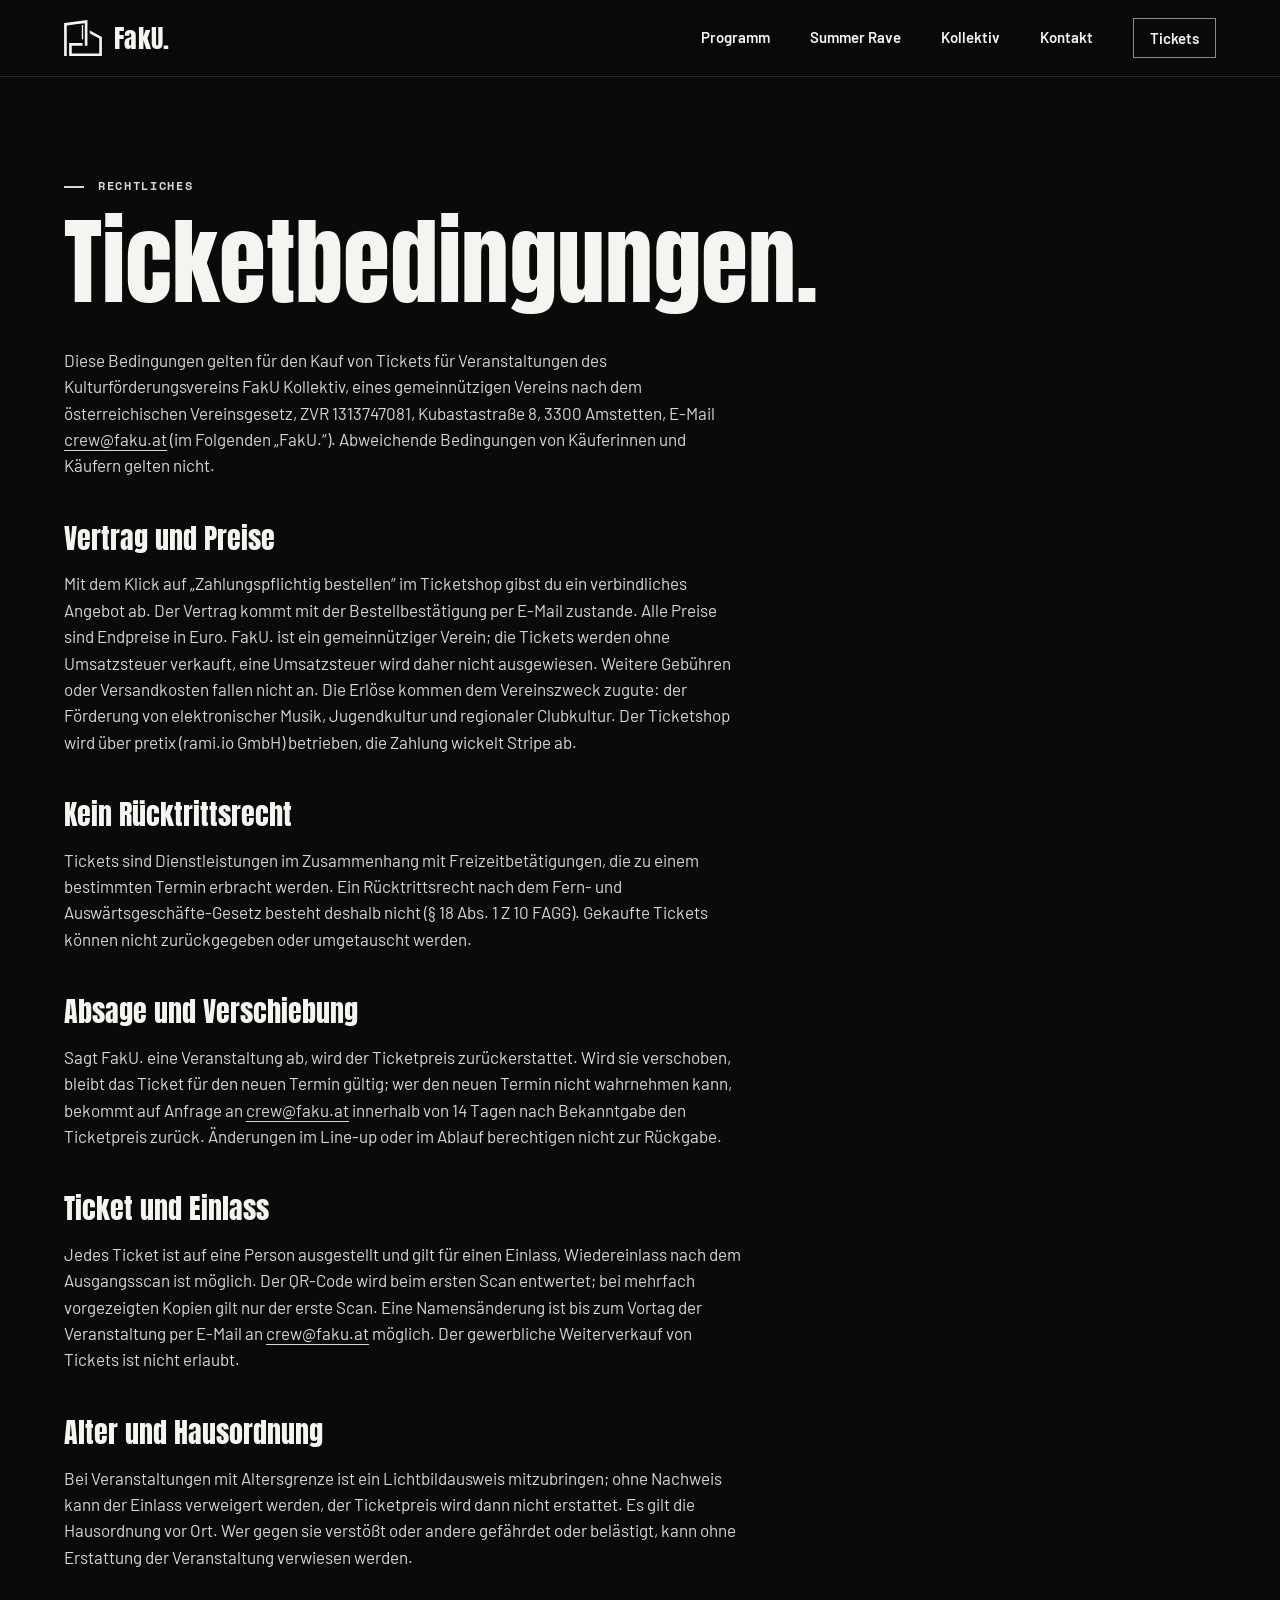
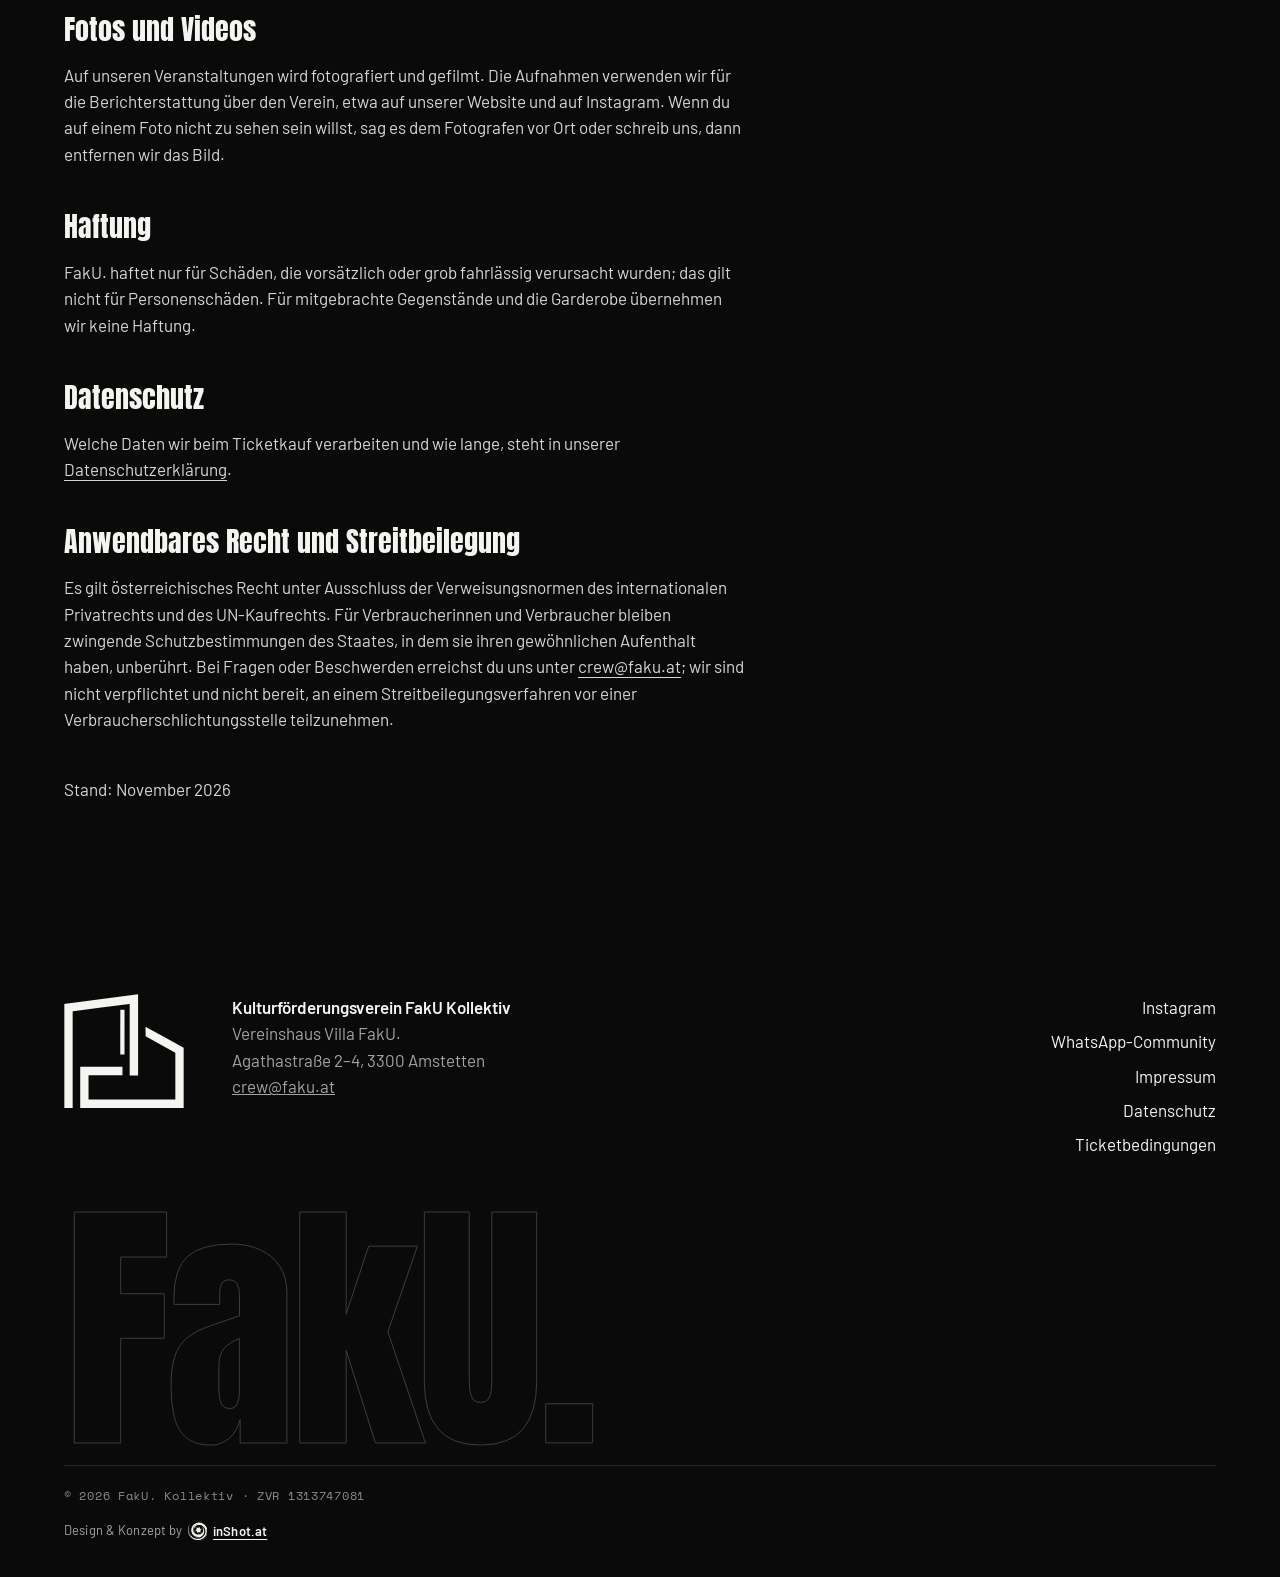
<file: agb/index.html>
<!doctype html><html lang="de"><head><meta charset="utf-8"><title>Weiterleitung</title><meta name="robots" content="noindex"><link rel="canonical" href="https://faku.at/ticketbedingungen.html"><meta http-equiv="refresh" content="0; url=/ticketbedingungen.html"></head><body><p><a href="/ticketbedingungen.html">Weiter zu faku.at</a></p></body></html>
</file>
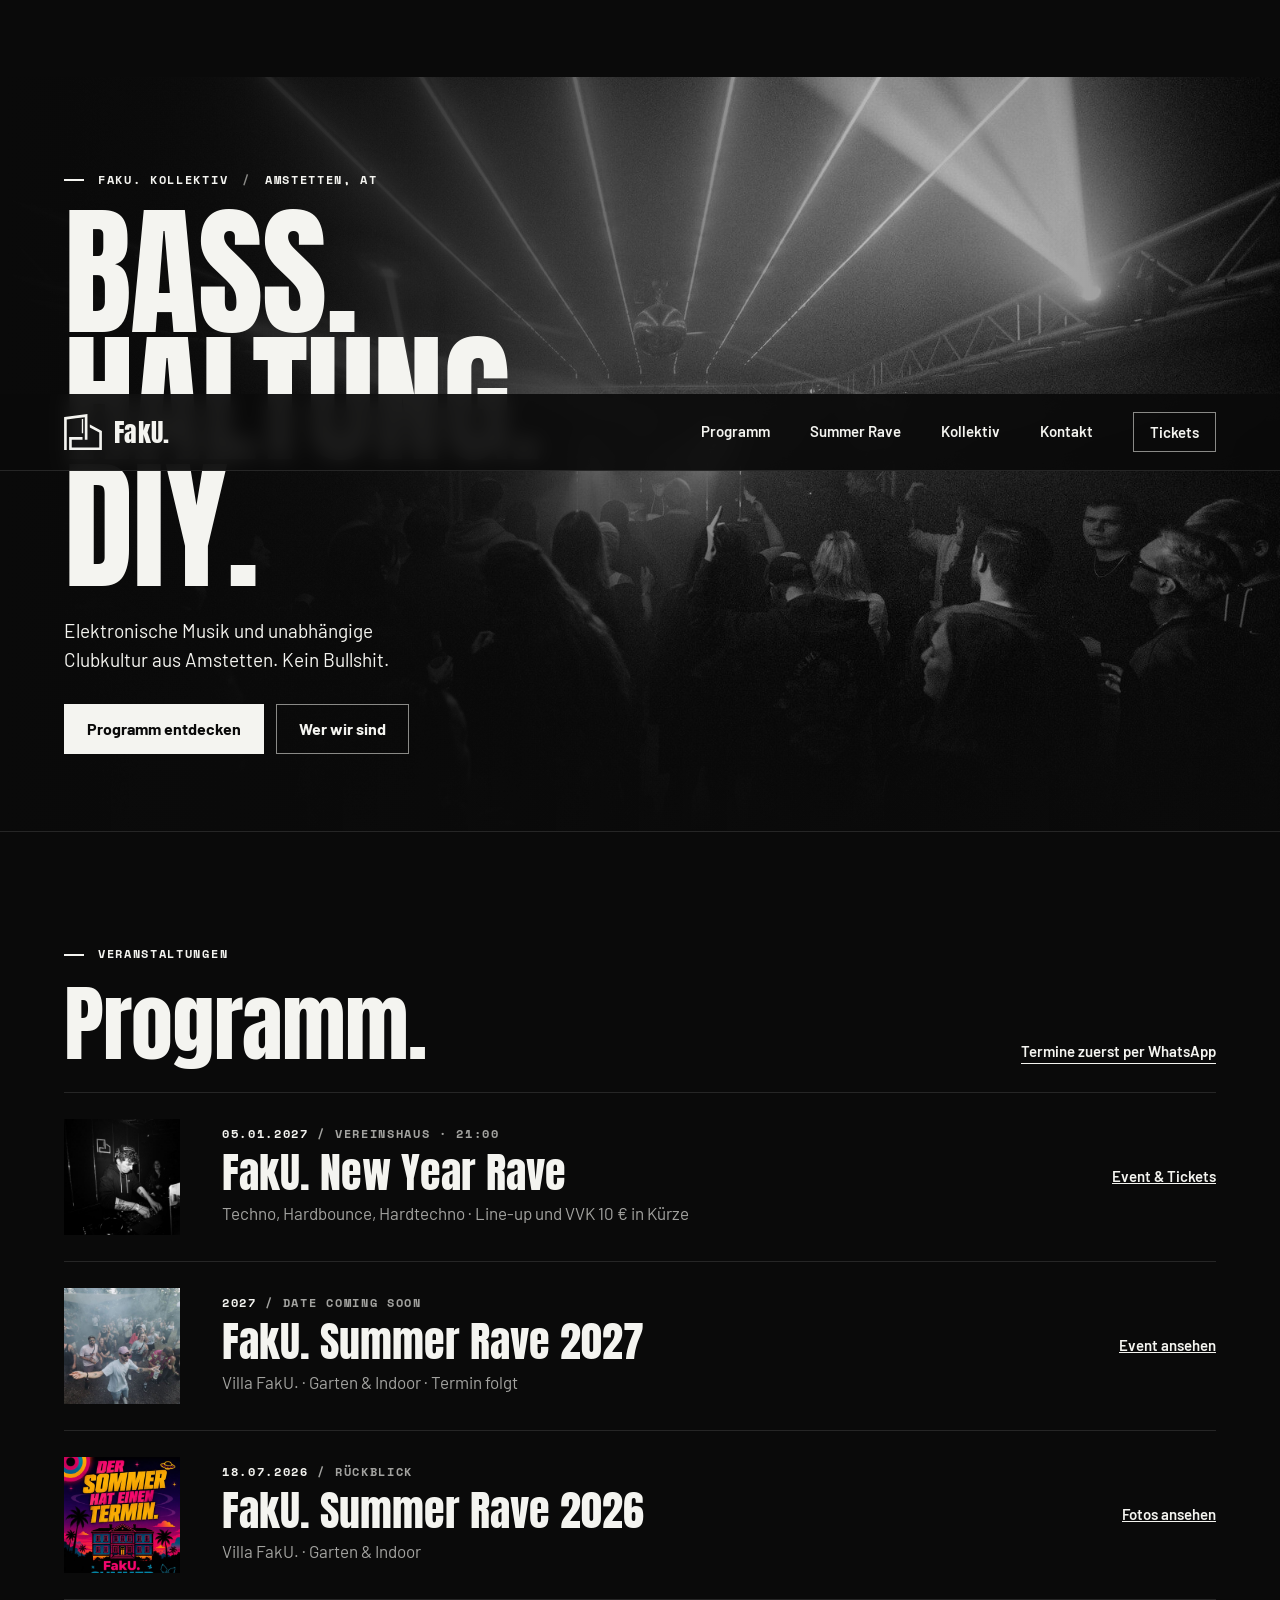
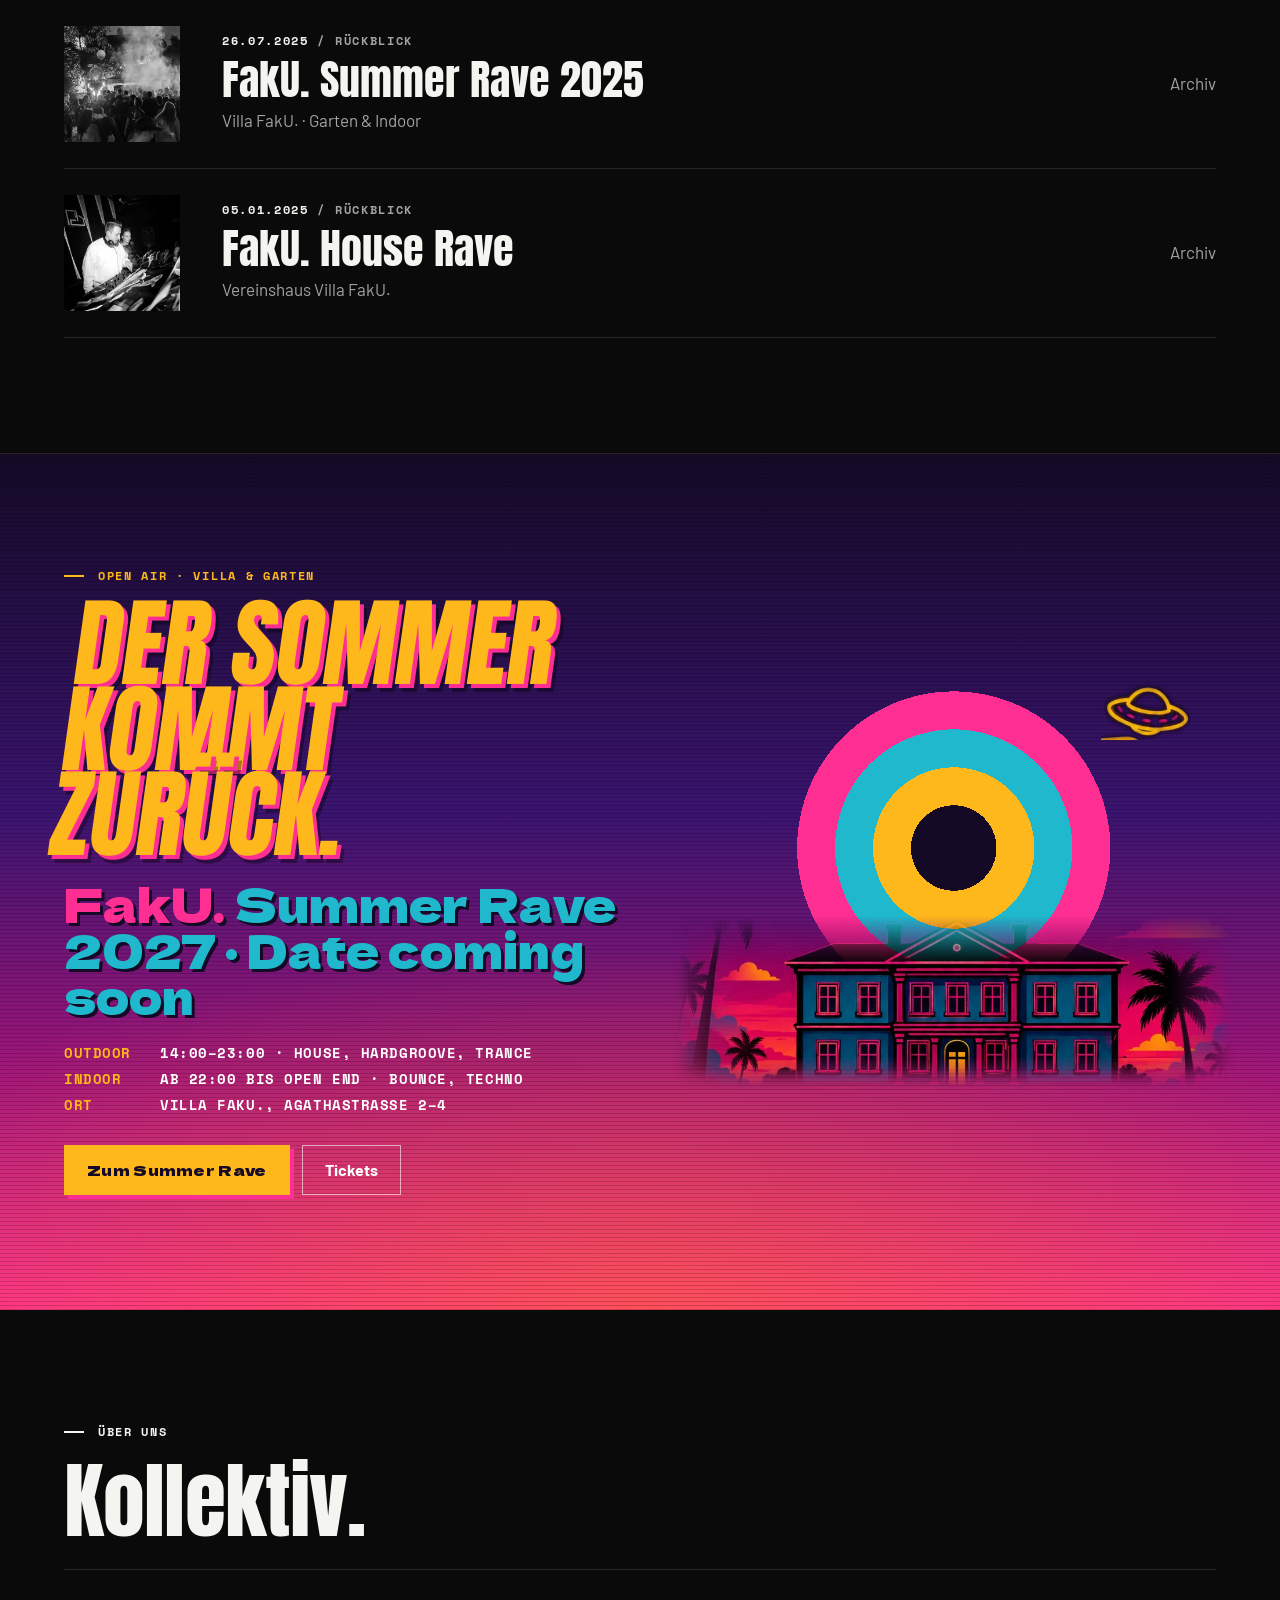
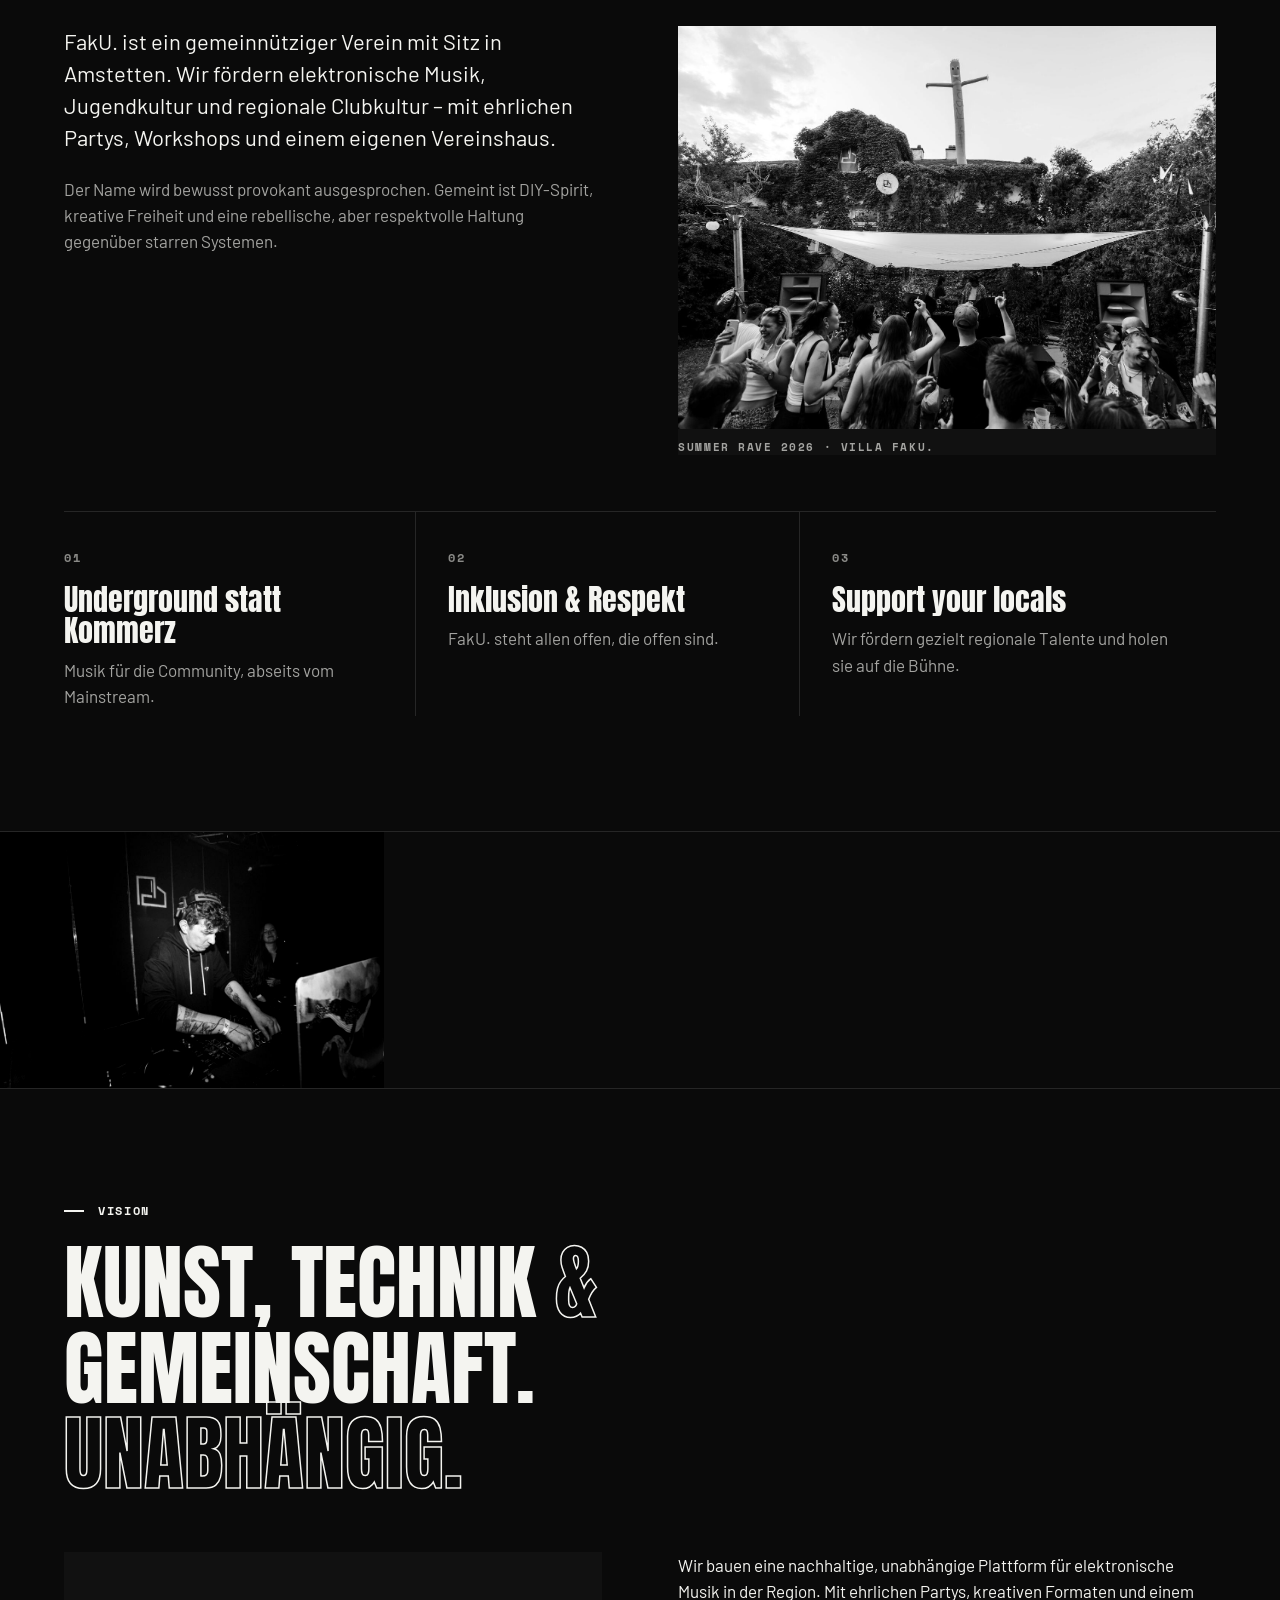
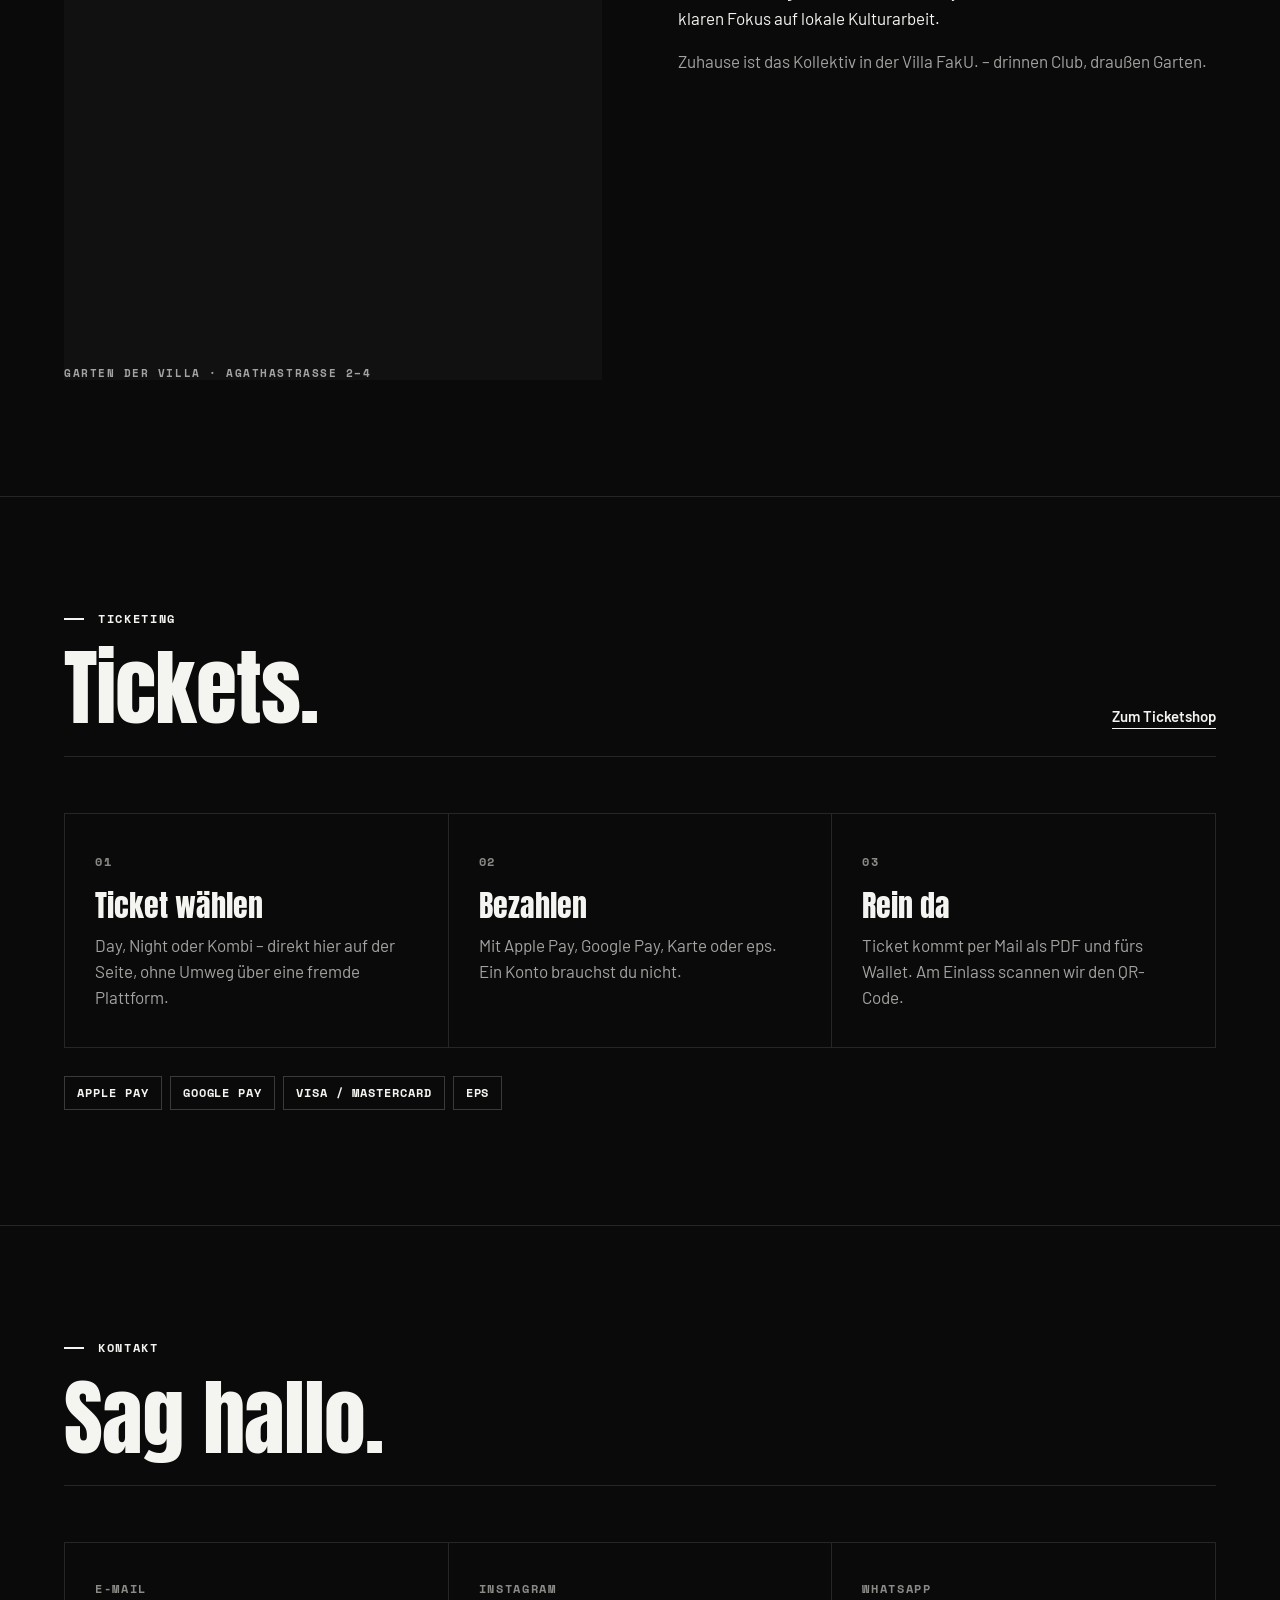
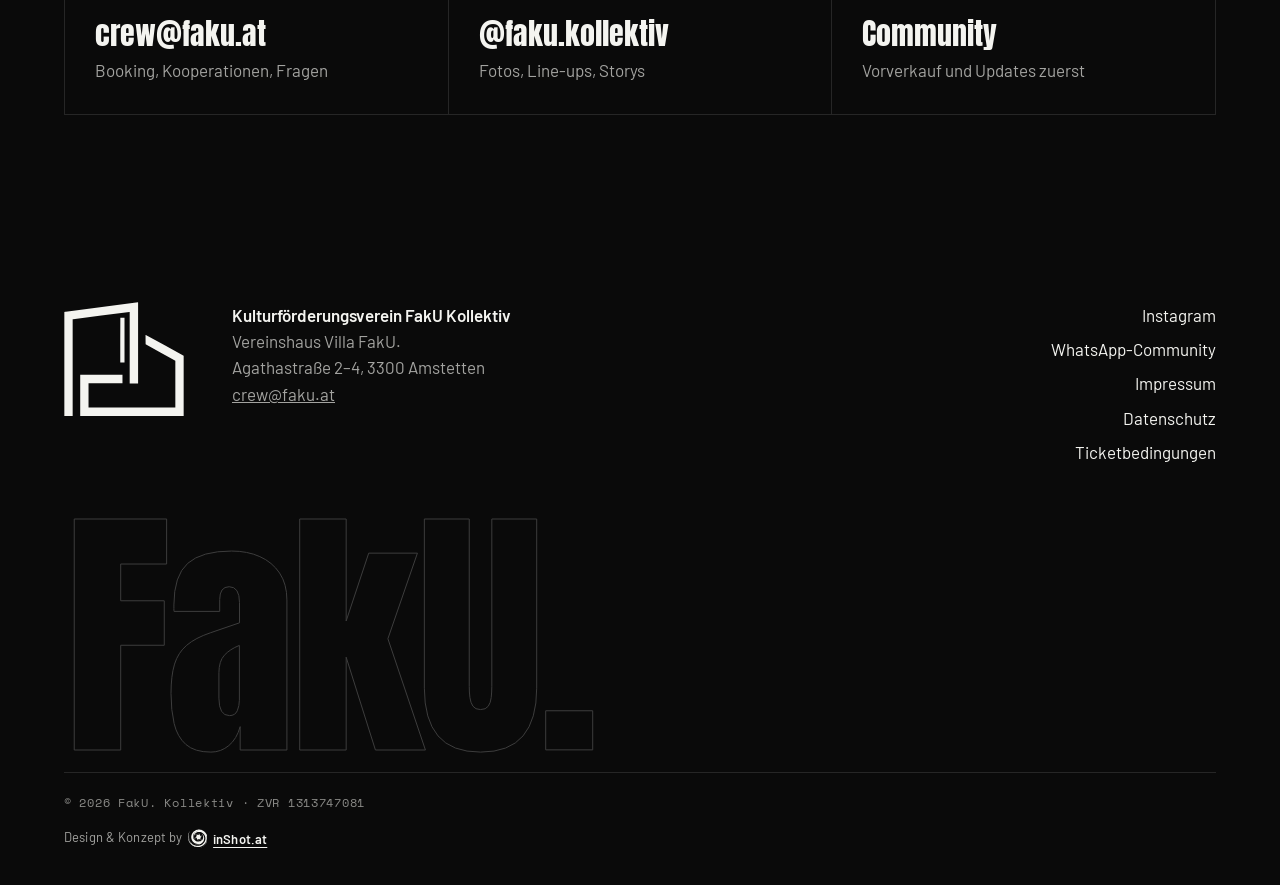
<file: cart/index.html>
<!doctype html><html lang="de"><head><meta charset="utf-8"><title>Weiterleitung</title><meta name="robots" content="noindex"><link rel="canonical" href="https://faku.at/#programm"><meta http-equiv="refresh" content="0; url=/#programm"></head><body><p><a href="/#programm">Weiter zu faku.at</a></p></body></html>
</file>
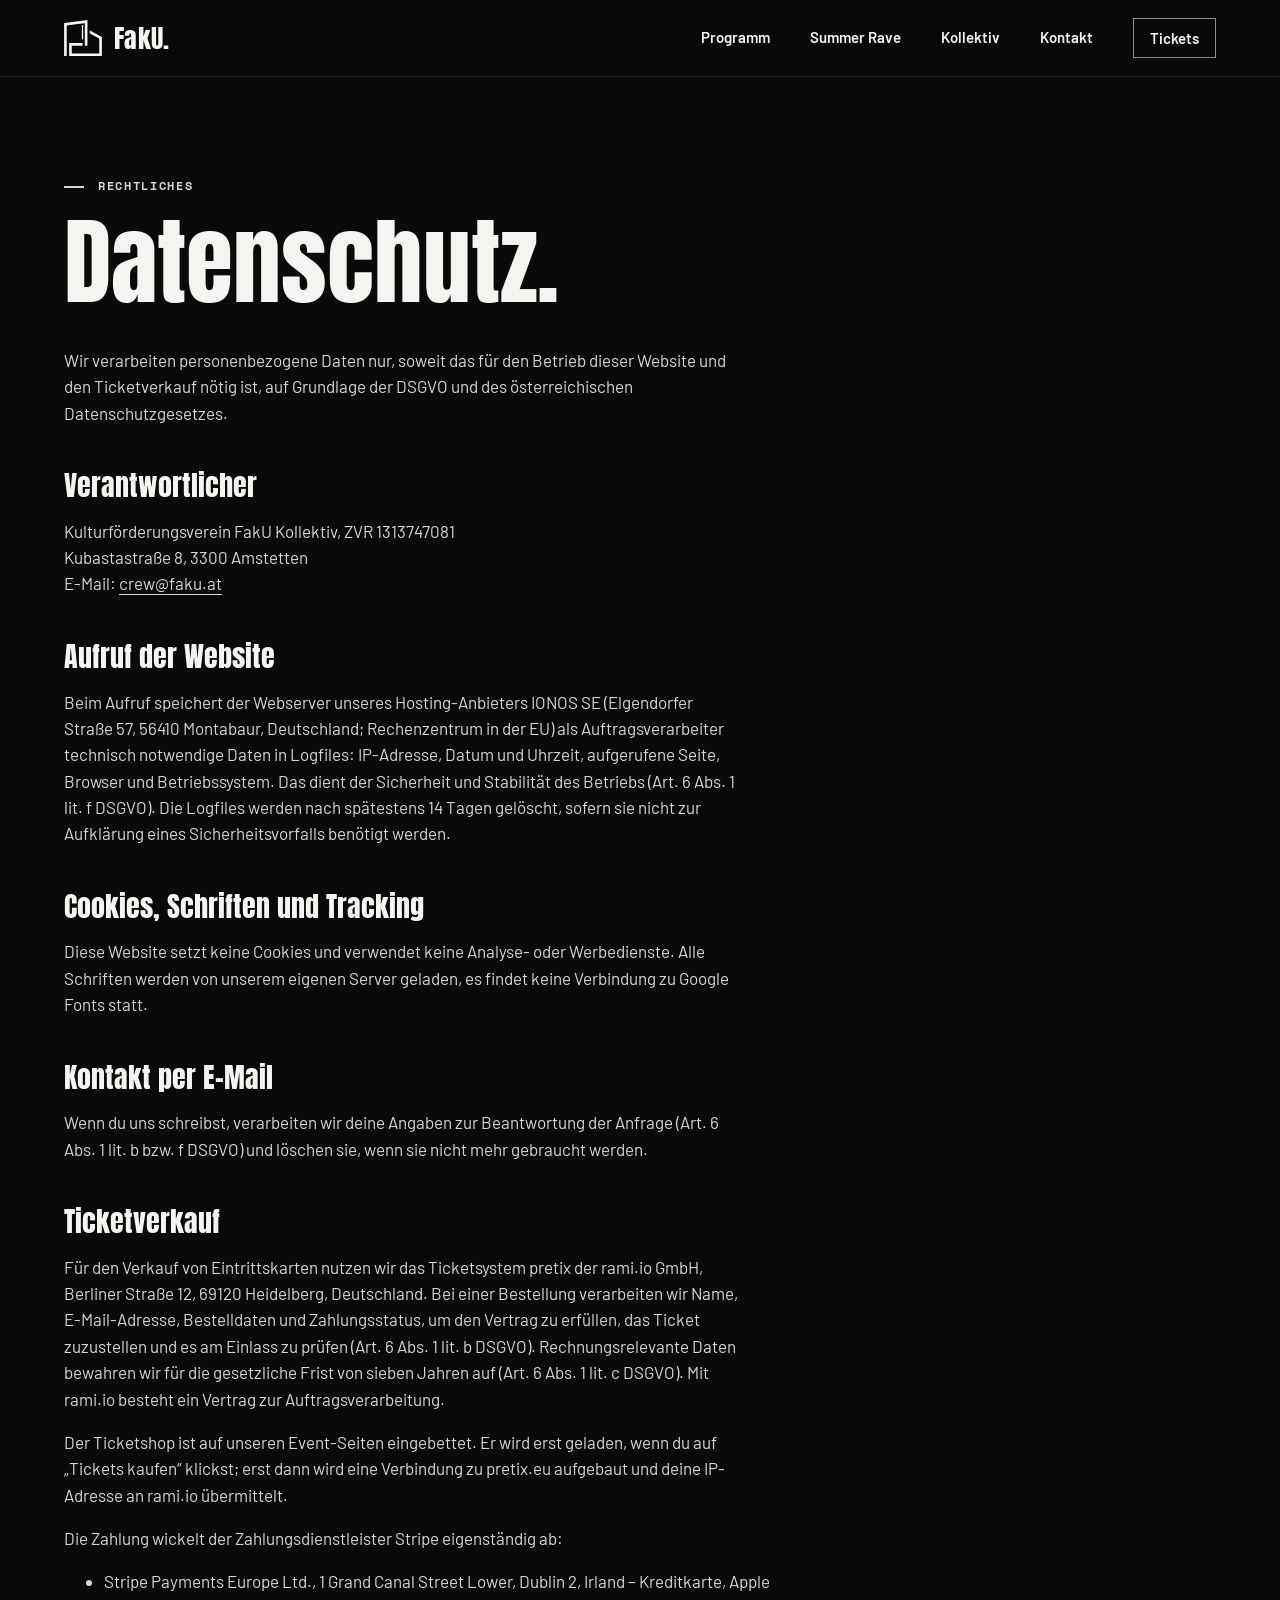
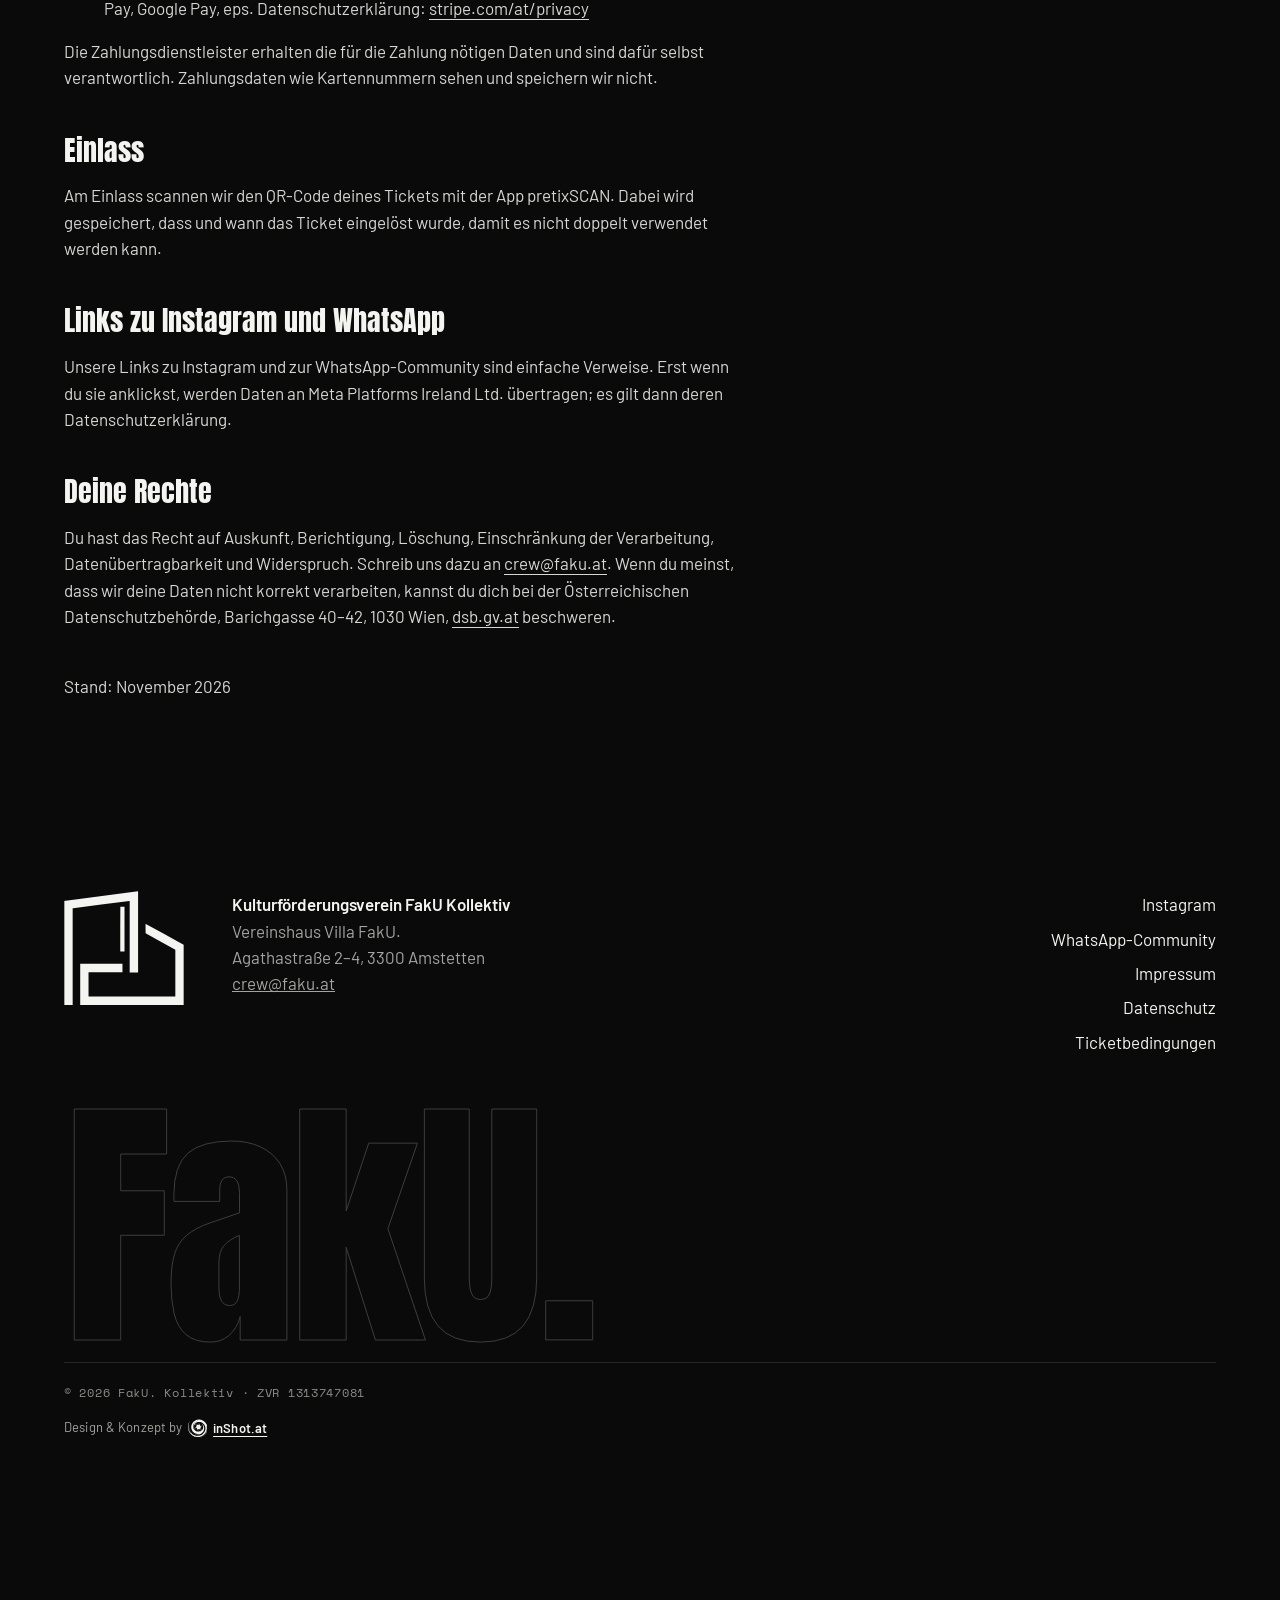
<file: datenschutz/index.html>
<!doctype html><html lang="de"><head><meta charset="utf-8"><title>Weiterleitung</title><meta name="robots" content="noindex"><link rel="canonical" href="https://faku.at/datenschutz.html"><meta http-equiv="refresh" content="0; url=/datenschutz.html"></head><body><p><a href="/datenschutz.html">Weiter zu faku.at</a></p></body></html>
</file>
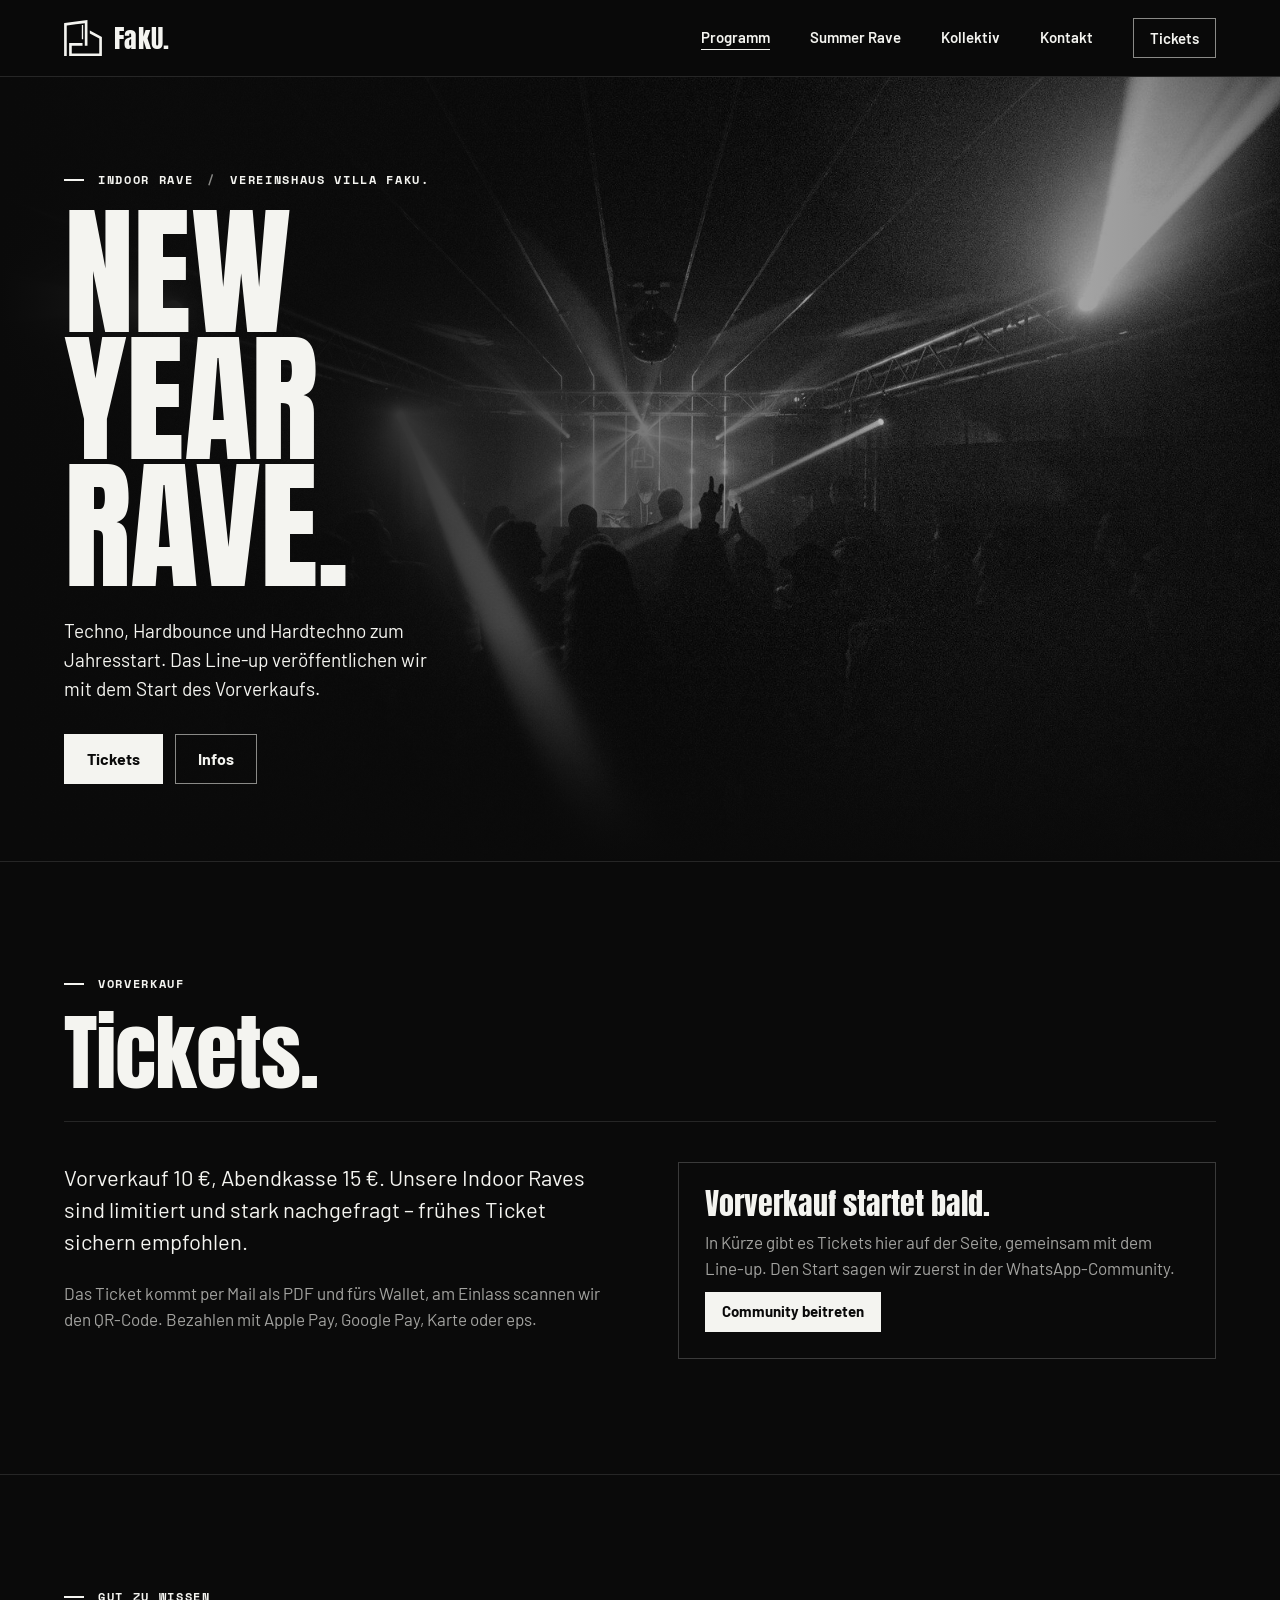
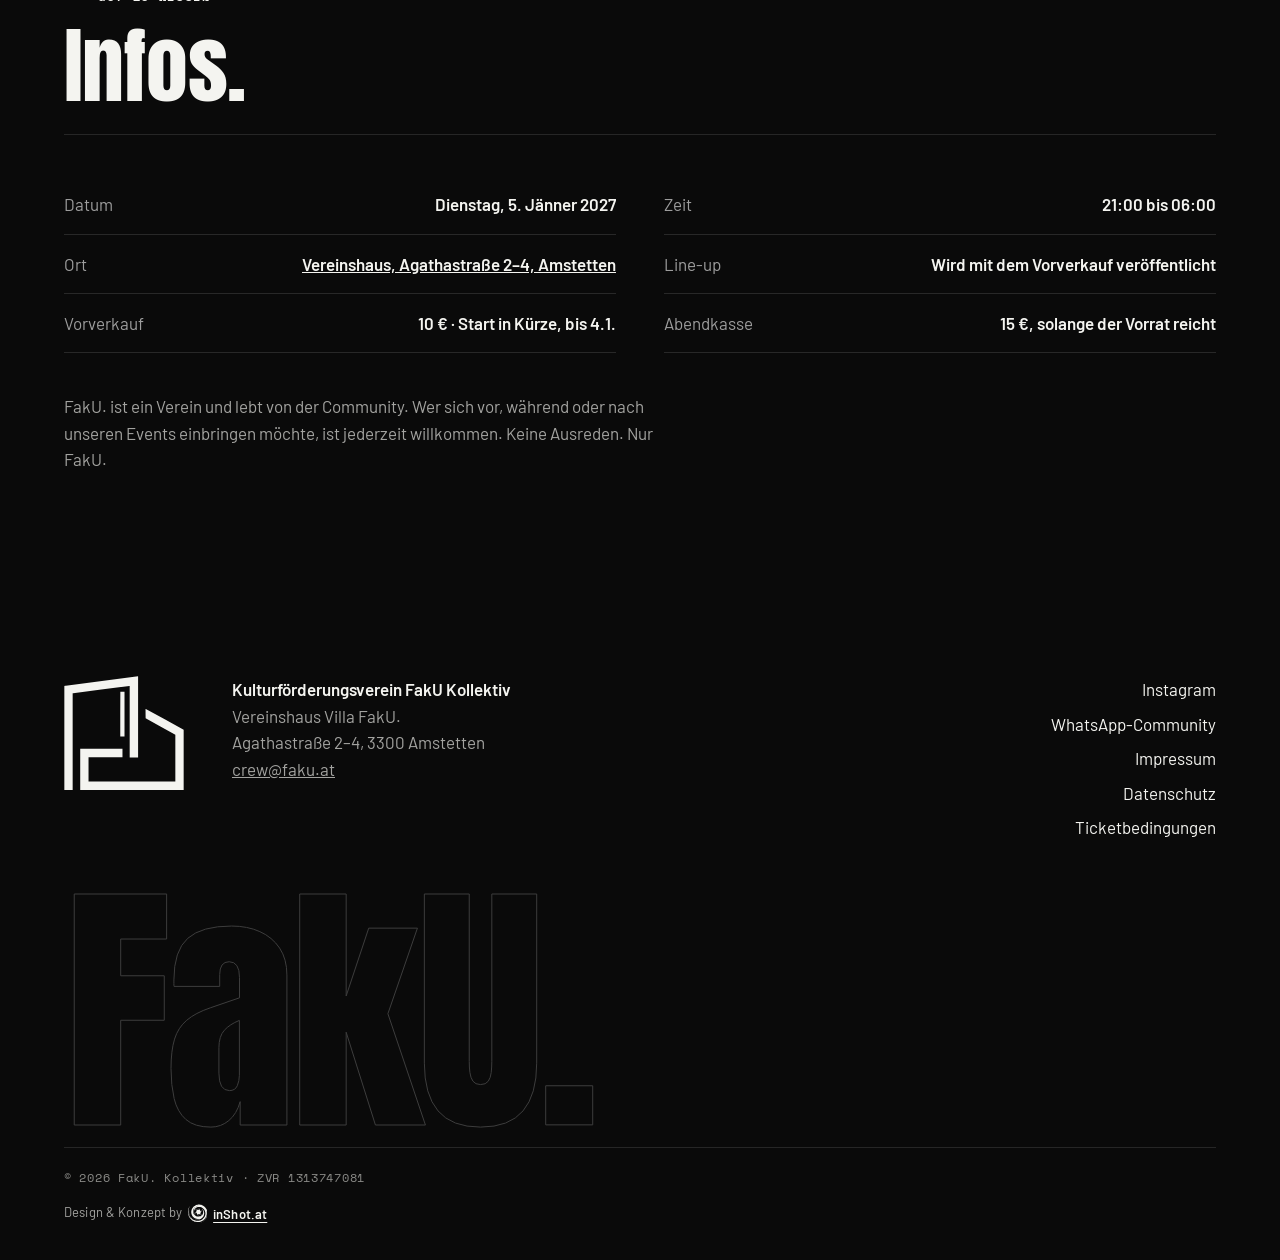
<file: house-rave/index.html>
<!doctype html><html lang="de"><head><meta charset="utf-8"><title>Weiterleitung</title><meta name="robots" content="noindex"><link rel="canonical" href="https://faku.at/new-year-rave.html"><meta http-equiv="refresh" content="0; url=/new-year-rave.html"></head><body><p><a href="/new-year-rave.html">Weiter zu faku.at</a></p></body></html>
</file>
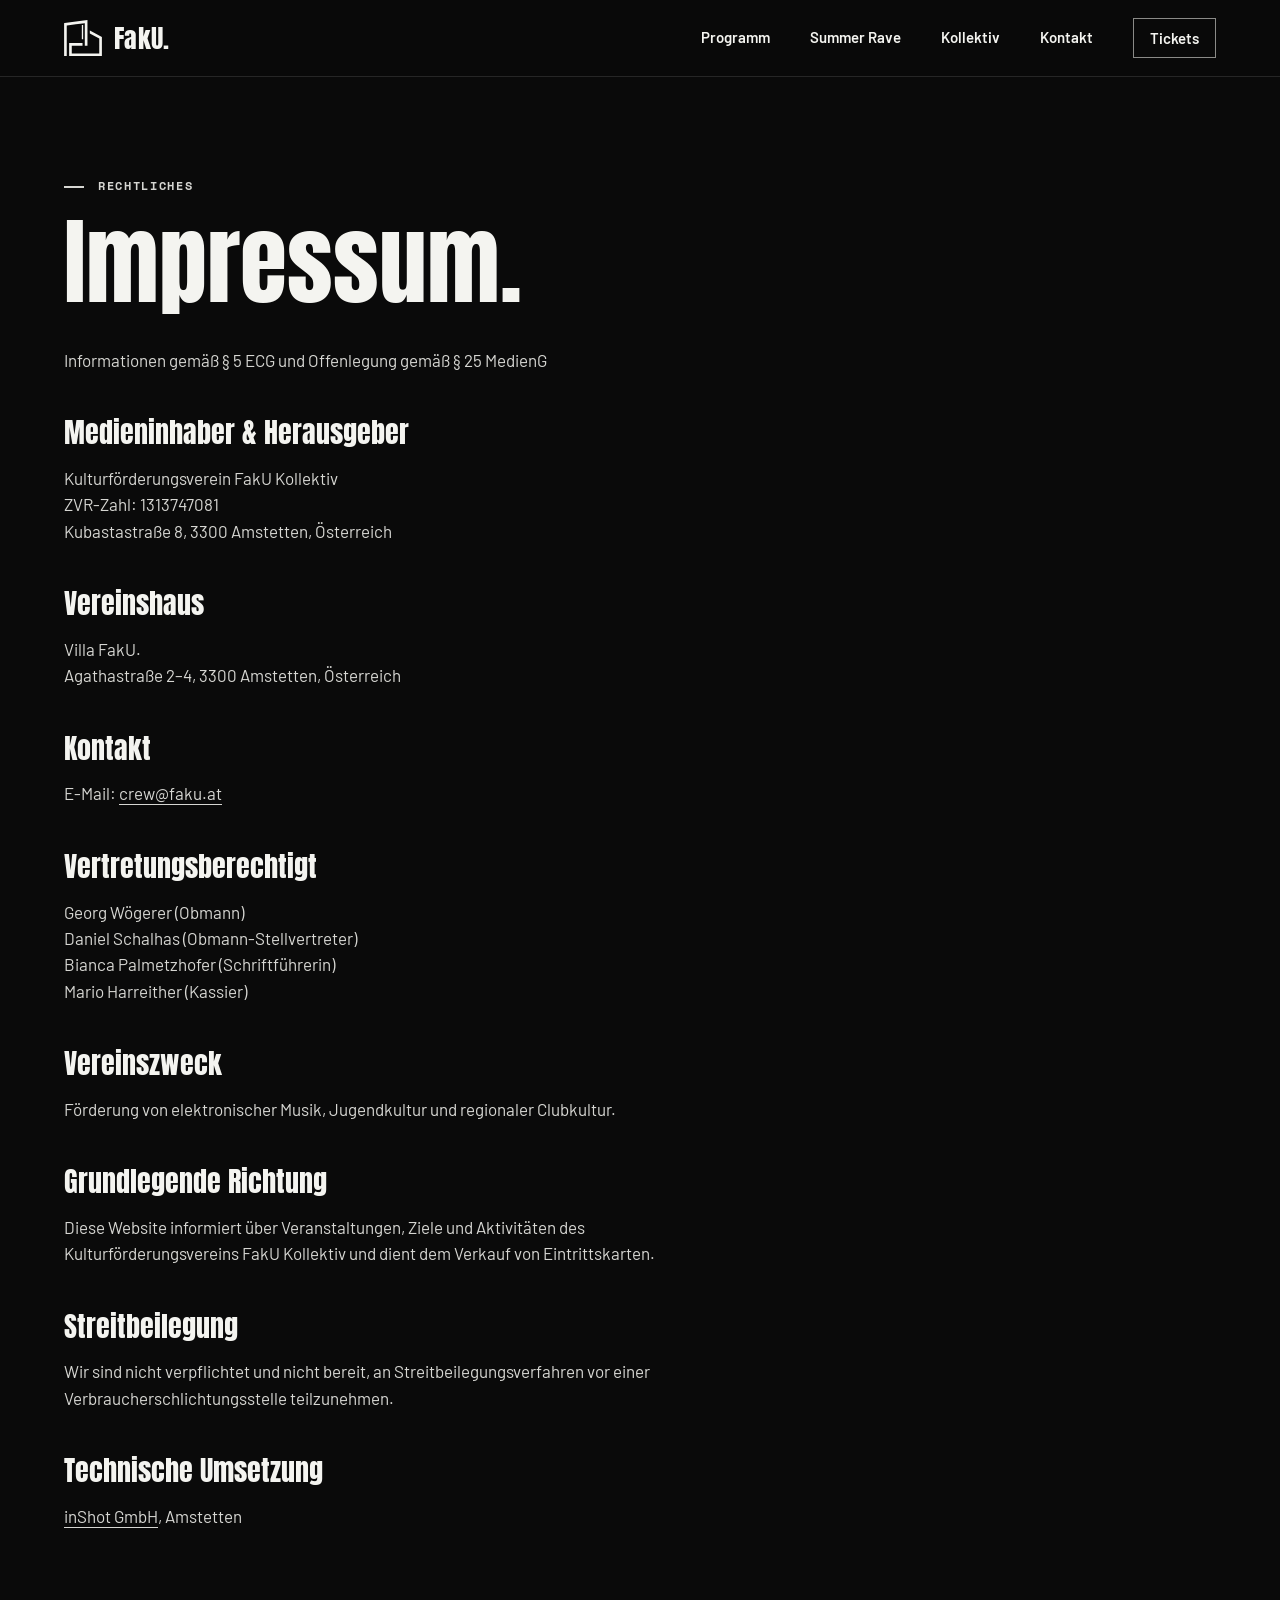
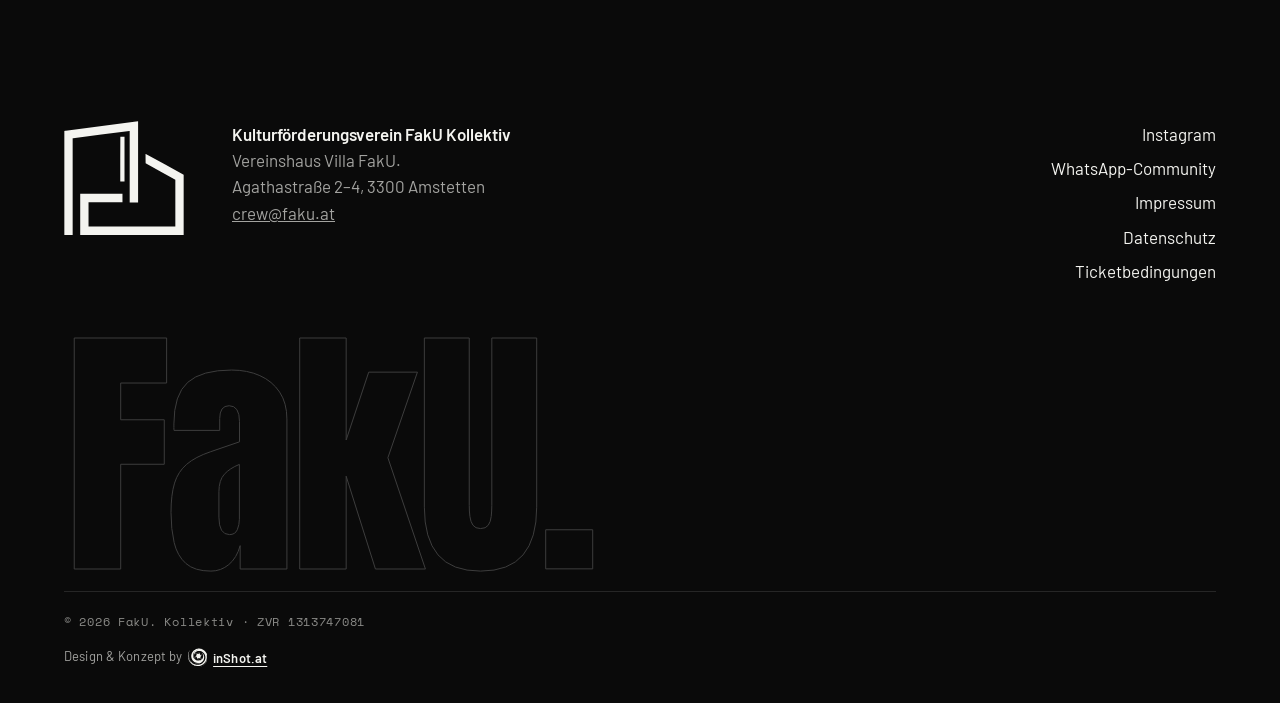
<file: impressum/index.html>
<!doctype html><html lang="de"><head><meta charset="utf-8"><title>Weiterleitung</title><meta name="robots" content="noindex"><link rel="canonical" href="https://faku.at/impressum.html"><meta http-equiv="refresh" content="0; url=/impressum.html"></head><body><p><a href="/impressum.html">Weiter zu faku.at</a></p></body></html>
</file>
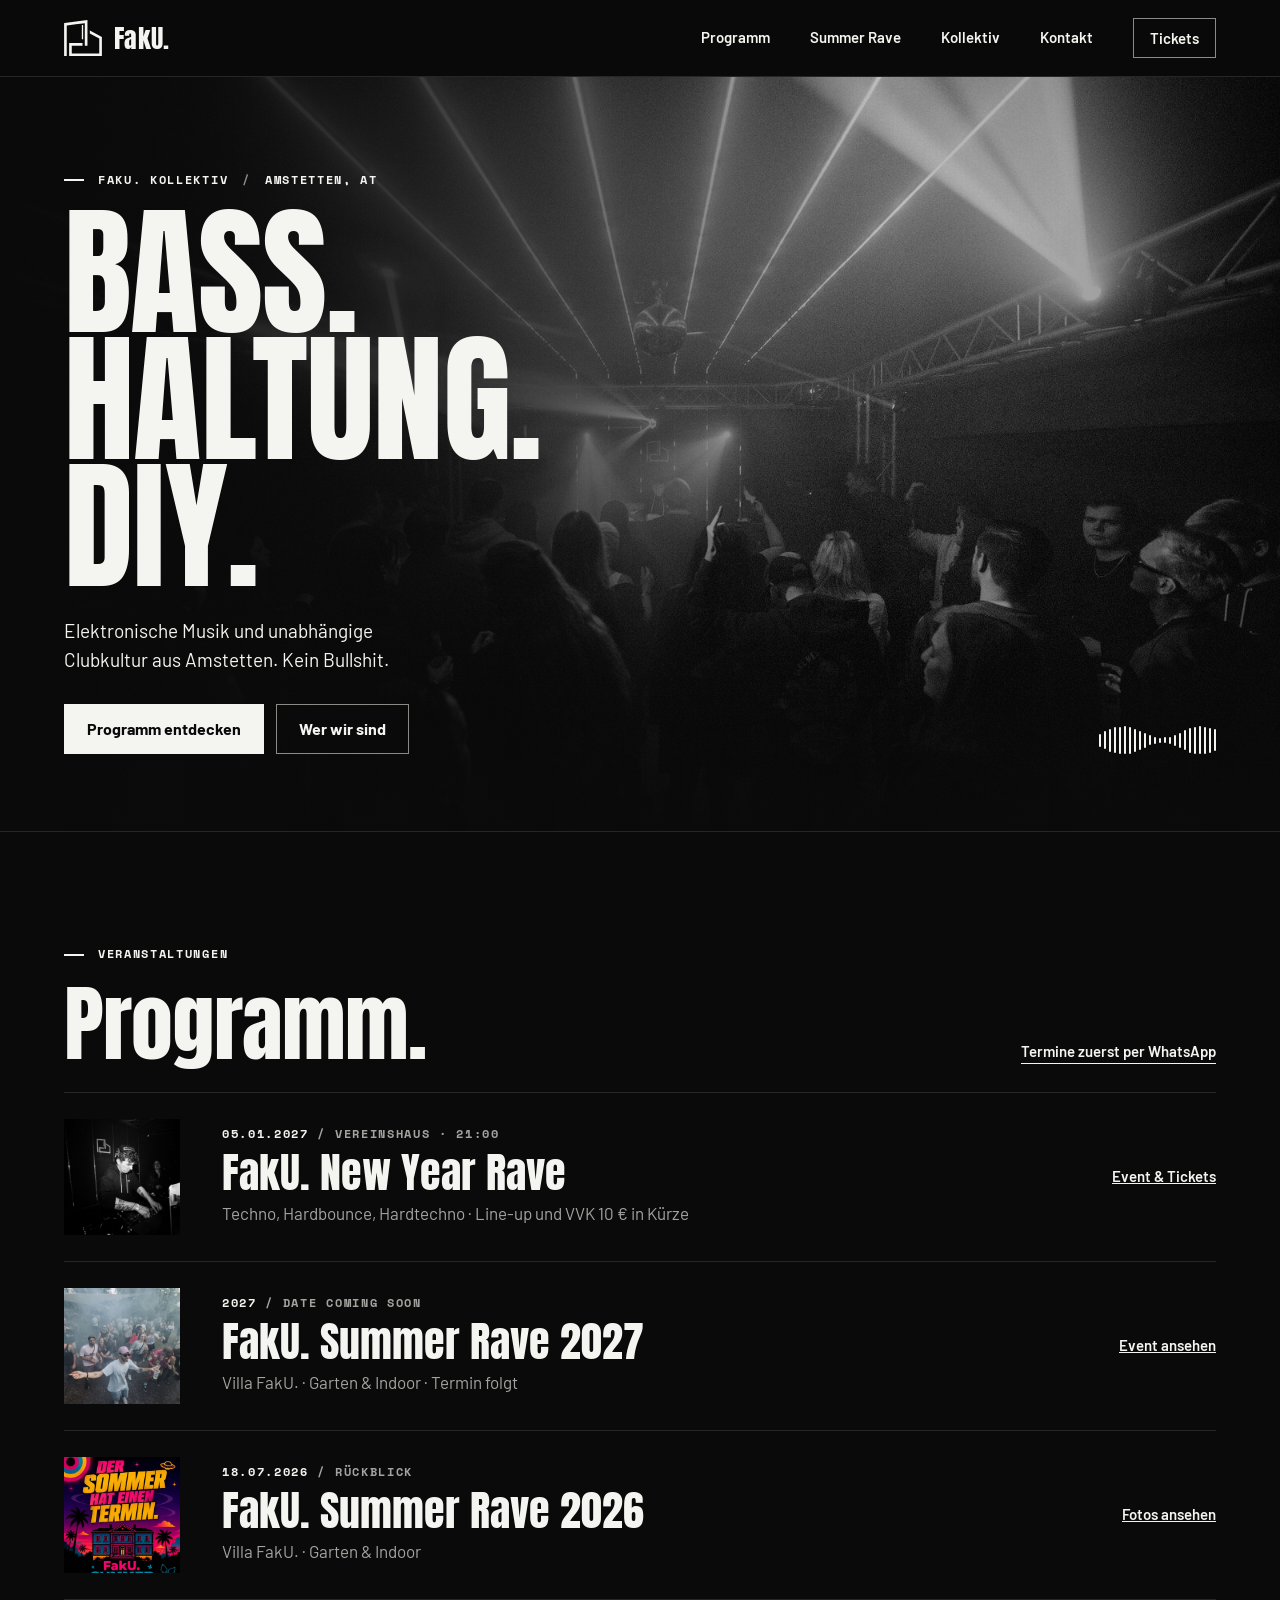
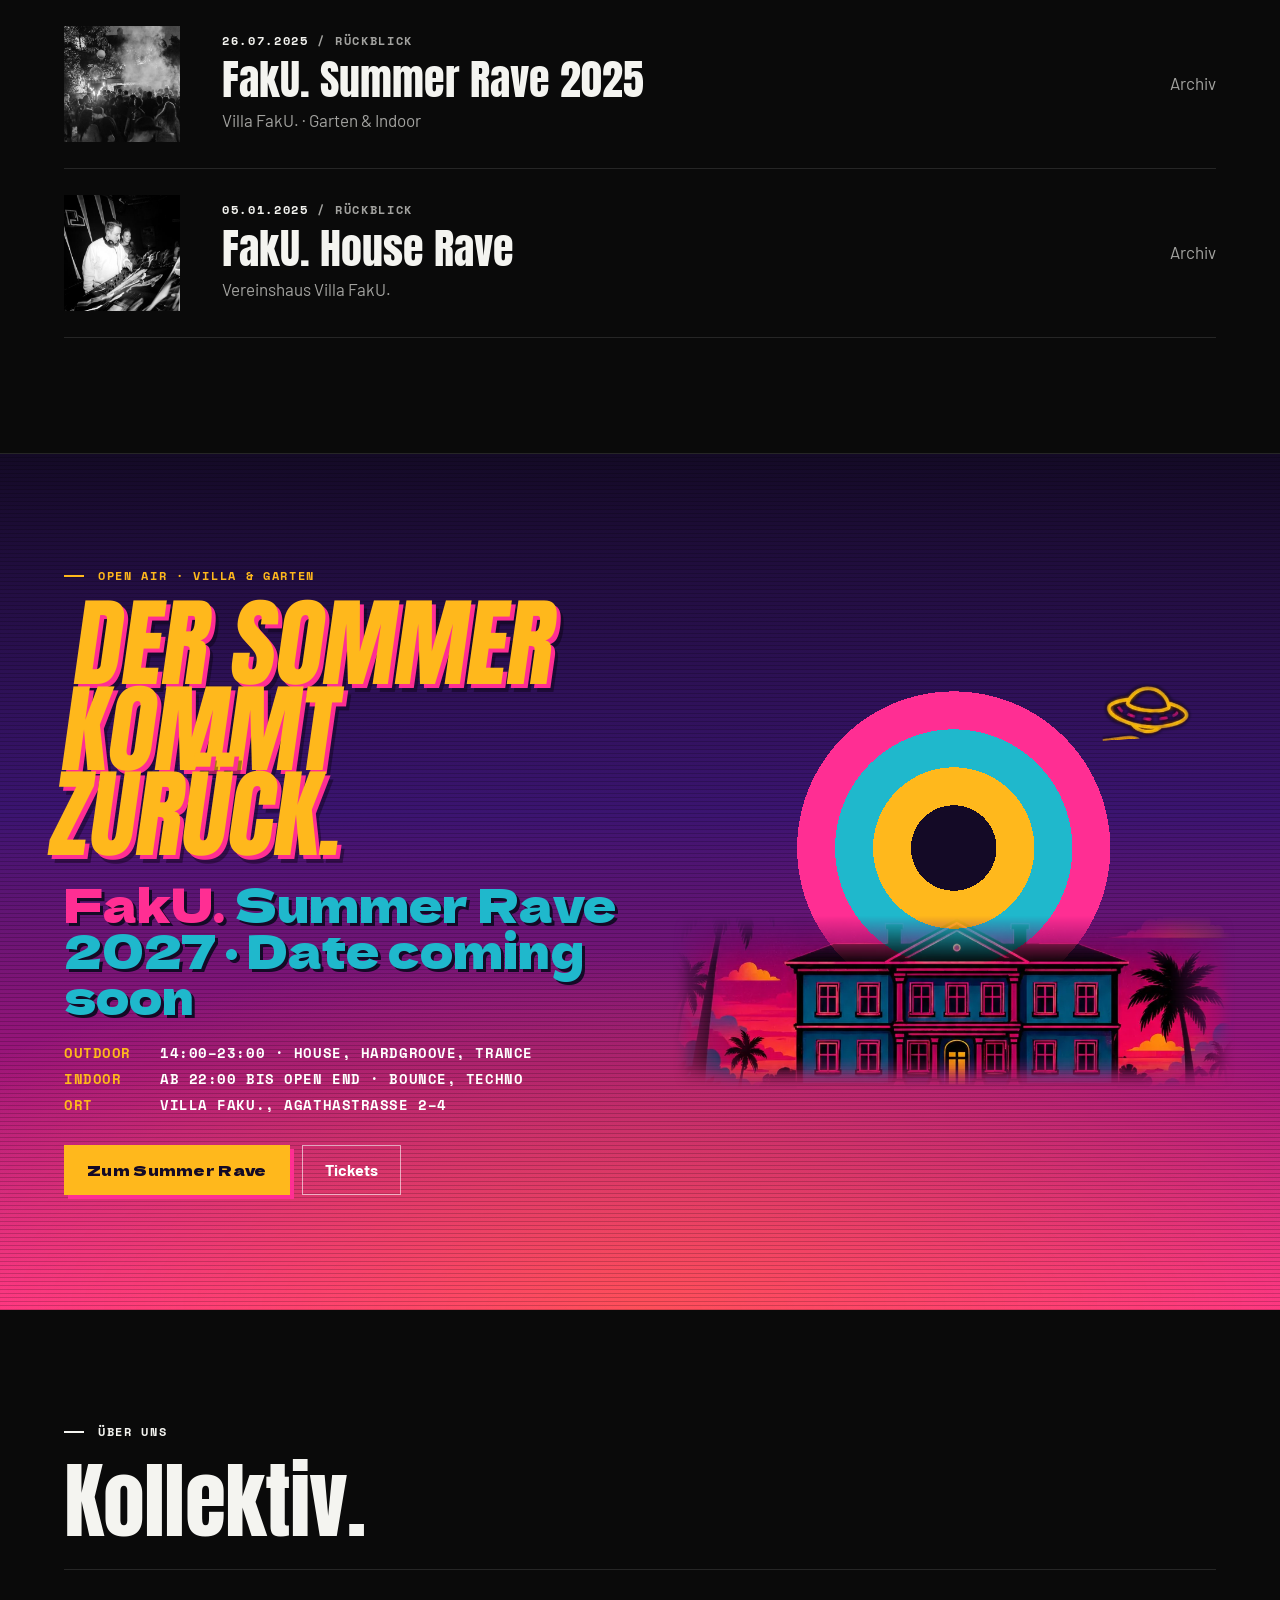
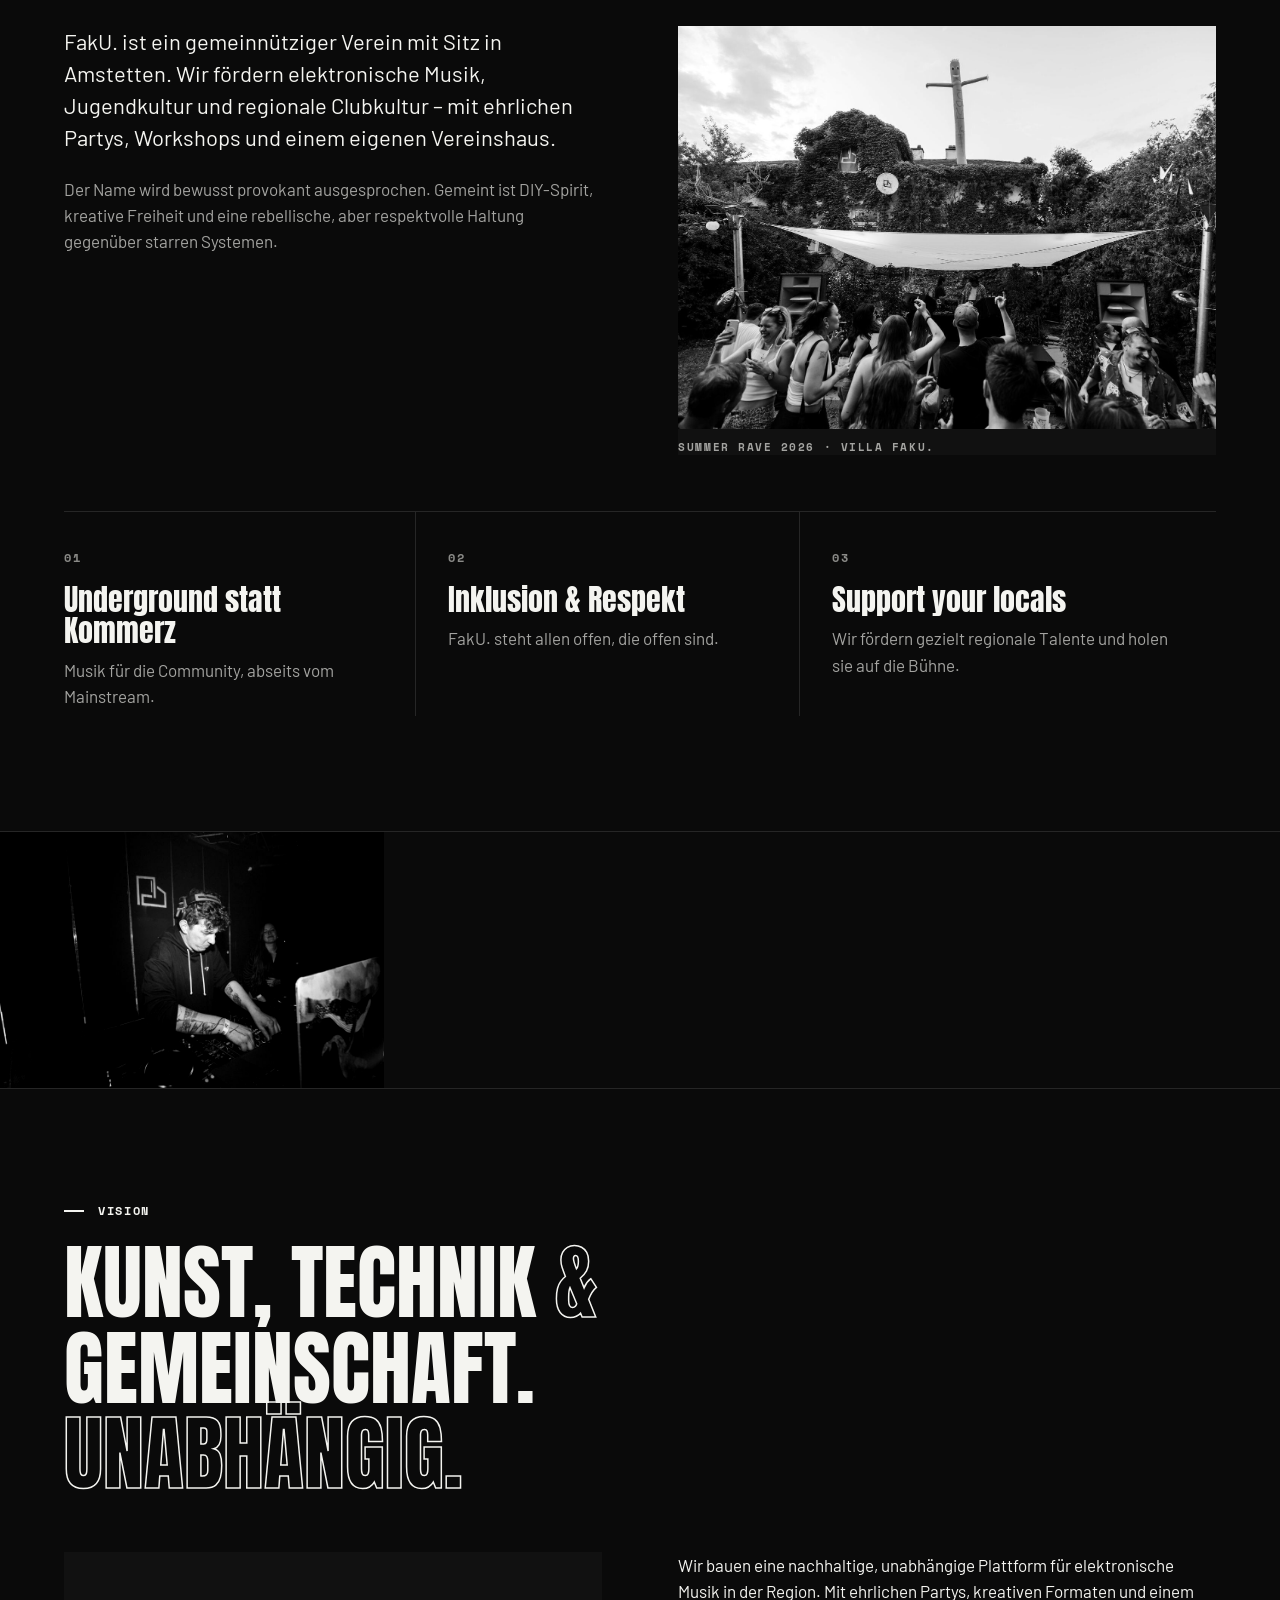
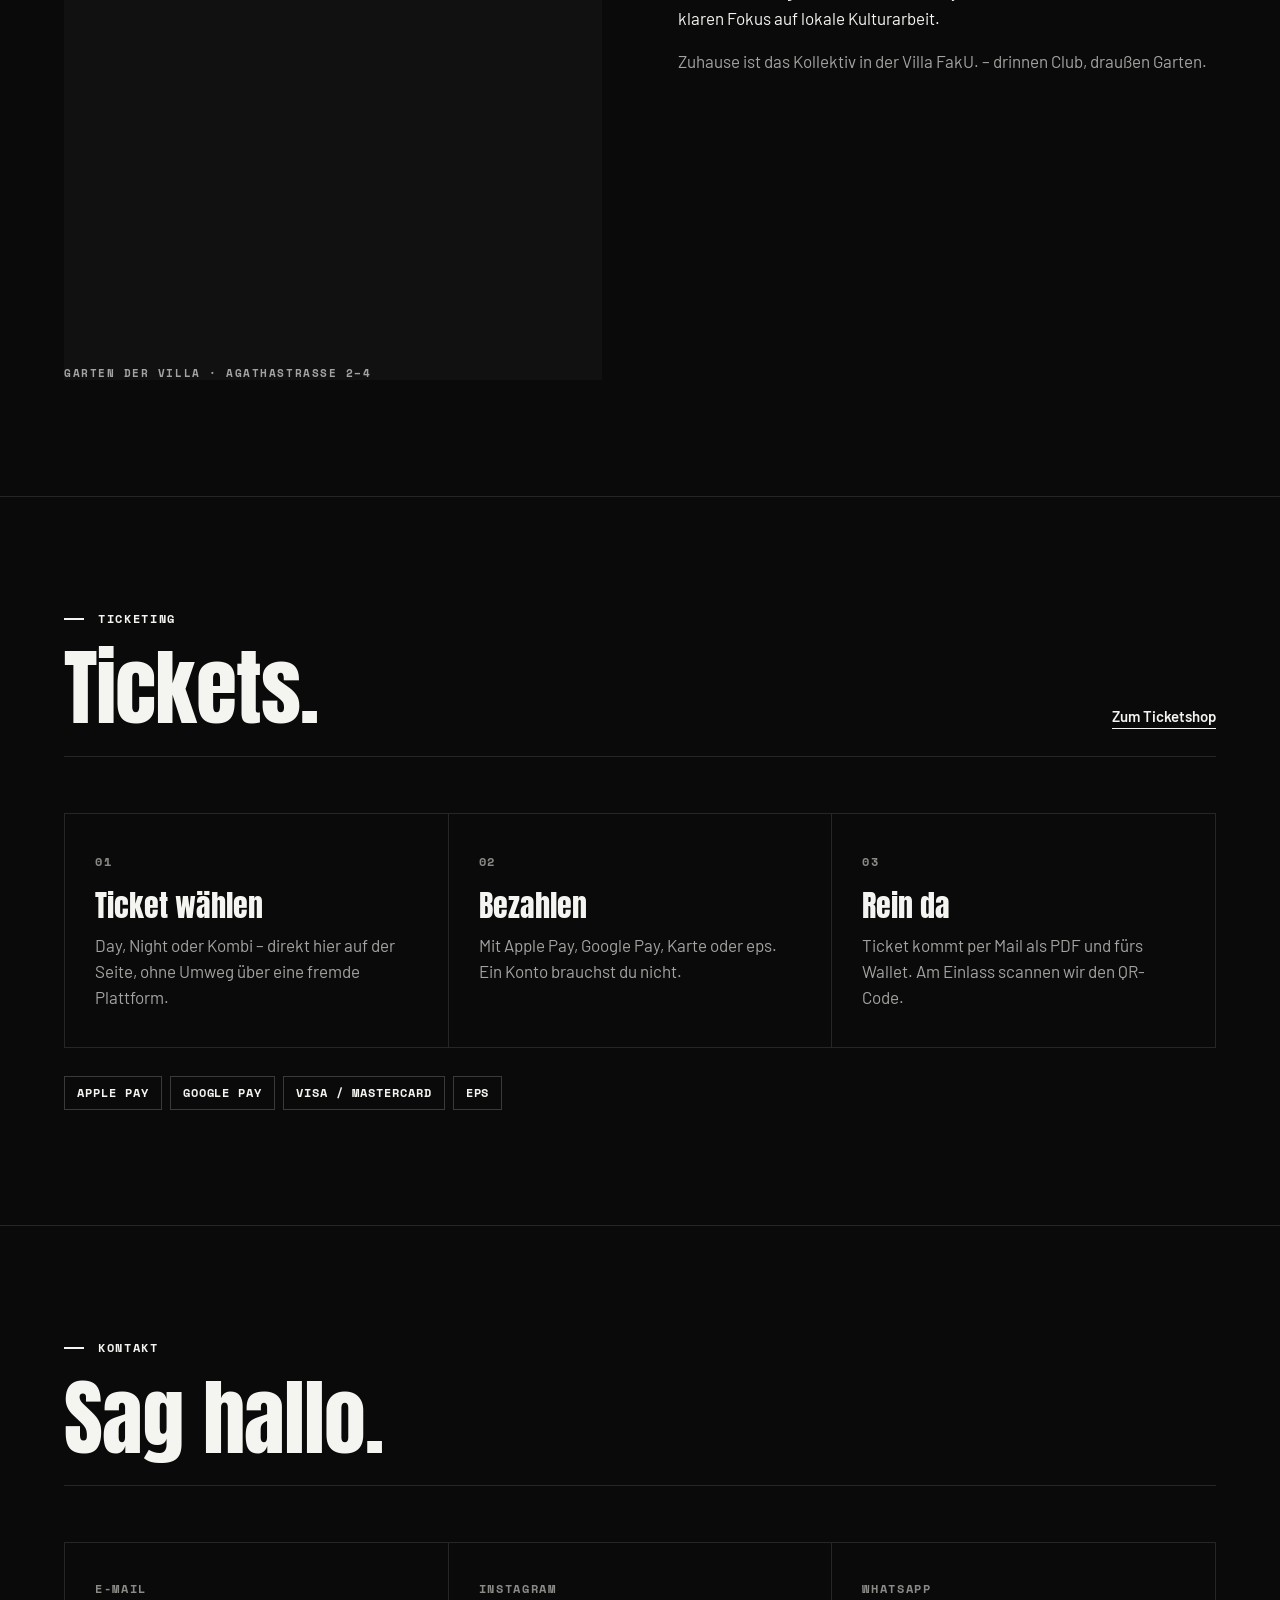
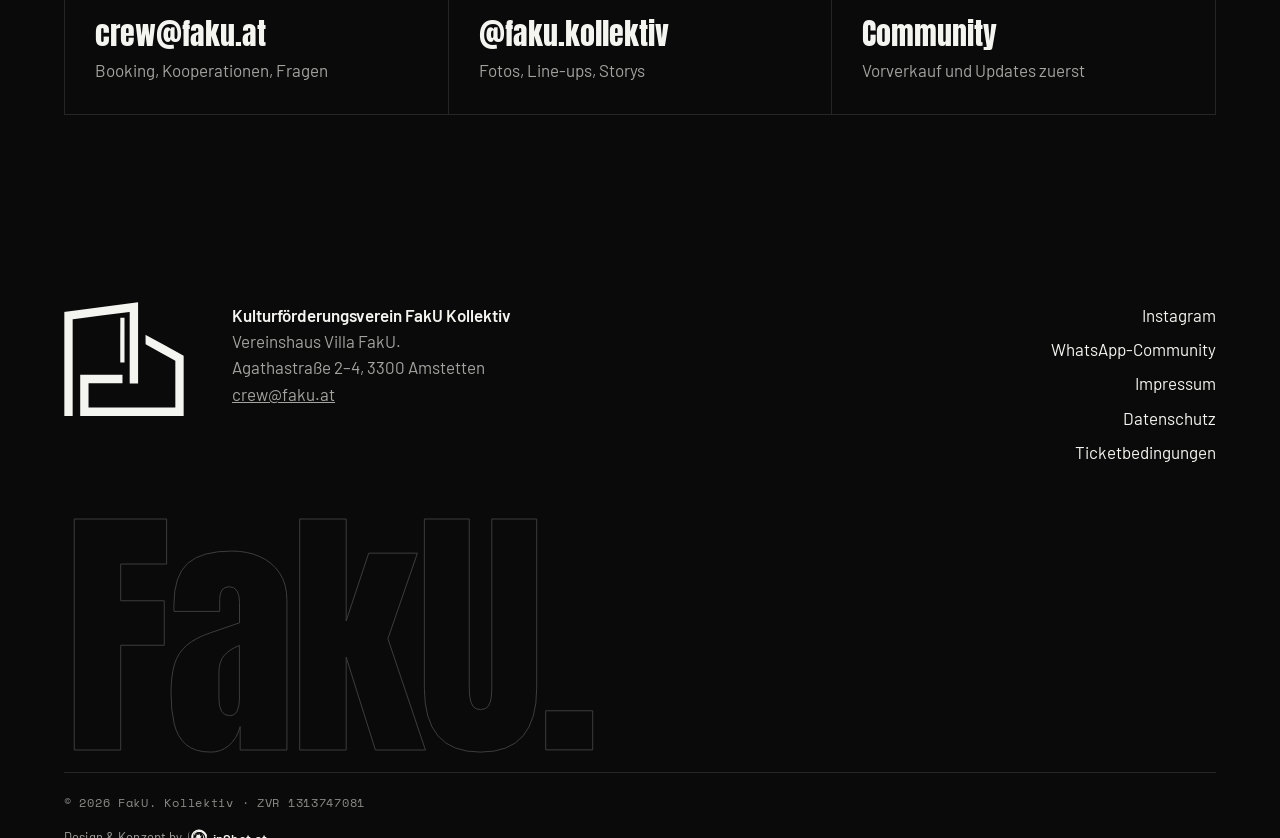
<file: kollektiv/index.html>
<!doctype html><html lang="de"><head><meta charset="utf-8"><title>Weiterleitung</title><meta name="robots" content="noindex"><link rel="canonical" href="https://faku.at/"><meta http-equiv="refresh" content="0; url=/"></head><body><p><a href="/">Weiter zu faku.at</a></p></body></html>
</file>
<file: assets/site.css>
/* FakU. Kollektiv – Basis Schwarz/Weiß, Summer Rave im Vice-City-Look */
@font-face{font-family:"Anton";src:url(fonts/anton.woff2) format("woff2");font-display:swap}
@font-face{font-family:"Dela Gothic One";src:url(fonts/dela-gothic-one.woff2) format("woff2");font-display:swap}
@font-face{font-family:"Barlow";src:url(fonts/barlow-400.woff2) format("woff2");font-weight:400;font-display:swap}
@font-face{font-family:"Barlow";src:url(fonts/barlow-600.woff2) format("woff2");font-weight:600;font-display:swap}
@font-face{font-family:"Barlow";src:url(fonts/barlow-700.woff2) format("woff2");font-weight:700;font-display:swap}
@font-face{font-family:"Space Mono";src:url(fonts/space-mono-400.woff2) format("woff2");font-weight:400;font-display:swap}
@font-face{font-family:"Space Mono";src:url(fonts/space-mono-700.woff2) format("woff2");font-weight:700;font-display:swap}

:root{
  --black:#0a0a0a;--ink:#111;--line:#262626;--line-2:#3a3a3a;
  --white:#f4f4f0;--muted:#a3a3a0;--dim:#8a8a87;
  --wrap:1272px;--pad:clamp(20px,5vw,84px);
  --display:"Anton",Impact,"Arial Narrow",sans-serif;
  --body:"Barlow",system-ui,sans-serif;
  --mono:"Space Mono",ui-monospace,monospace;
  /* Summer Rave */
  --sr-pink:#ff2e93;--sr-cyan:#1fb8cc;--sr-yellow:#ffb81c;--sr-orange:#ff6a2b;--sr-purple:#3b1470;--sr-night:#140a26;
}
*{box-sizing:border-box}
html{scroll-behavior:smooth;-webkit-text-size-adjust:100%}
body{margin:0;background:var(--black);color:var(--white);font:400 17px/1.55 var(--body);-webkit-font-smoothing:antialiased}
img{max-width:100%;height:auto;display:block}
a{color:inherit}
:focus-visible{outline:2px solid var(--white);outline-offset:3px}
.skip{position:absolute;left:-9999px;top:8px;background:var(--white);color:var(--black);padding:8px 14px;z-index:100;font-weight:700}
.skip:focus{left:8px}
.wrap{max-width:calc(var(--wrap) + 2*var(--pad));margin:0 auto;padding:0 var(--pad)}
.sr-only{position:absolute;width:1px;height:1px;overflow:hidden;clip:rect(0 0 0 0);white-space:nowrap}

/* Header */
.site-head{position:sticky;top:0;z-index:50;background:rgba(10,10,10,.92);backdrop-filter:blur(10px);-webkit-backdrop-filter:blur(10px);border-bottom:1px solid var(--line)}
.site-head .wrap{display:flex;align-items:center;justify-content:space-between;height:76px;gap:24px}
.brand{display:flex;align-items:center;gap:12px;text-decoration:none;color:var(--white)}
.brand svg{width:38px;height:auto}
.brand span{font:400 26px/1 var(--display);letter-spacing:.01em}
.nav{display:flex;align-items:center;gap:40px}
.nav a{text-decoration:none;font-weight:600;font-size:15px}
.nav a:not(.btn):hover,.nav a[aria-current="page"]{text-decoration:underline;text-underline-offset:6px;text-decoration-thickness:1px}
.mnav{display:none}

/* Buttons */
.btn{display:inline-flex;align-items:center;justify-content:center;gap:10px;min-height:50px;padding:0 22px;font:700 16px/1 var(--body);text-decoration:none;border:1px solid var(--white);background:var(--white);color:var(--black);cursor:pointer;transition:background .15s,color .15s}
.btn:hover{background:transparent;color:var(--white)}
.btn--ghost{background:transparent;color:var(--white);border-color:#8a8a87}
.btn--ghost:hover{background:var(--white);color:var(--black);border-color:var(--white)}
.btn--sm{min-height:40px;padding:0 16px;font-size:15px}
.btn[aria-disabled="true"]{opacity:.45;pointer-events:none}

/* Type */
.kicker{display:flex;align-items:center;gap:14px;font:700 12px/1.2 var(--mono);letter-spacing:.14em;text-transform:uppercase;margin:0 0 22px}
.kicker::before{content:"";width:20px;height:2px;background:currentColor}
.kicker i{font-style:normal;color:var(--dim)}
.h-display{font:400 clamp(72px,11vw,150px)/.9 var(--display);text-transform:uppercase;margin:0;letter-spacing:-.005em}
.h-section{font:400 clamp(48px,7vw,84px)/.95 var(--display);margin:0;letter-spacing:-.01em}
.h-3{font:400 32px/1.05 var(--display);margin:0}
.lead{font-size:clamp(17px,1.6vw,19px);max-width:34ch;margin:26px 0 30px}
.muted{color:var(--muted)}
.prose p{max-width:62ch}

/* Hero */
.hero{position:relative;border-bottom:1px solid var(--line);overflow:hidden;background:#000}
.hero__img{position:absolute;inset:0;background:url(img/hero.jpg) 60% 30%/cover no-repeat}
.hero__img::after{content:"";position:absolute;inset:0;background:linear-gradient(90deg,#0a0a0a 0%,rgba(10,10,10,.82) 32%,rgba(10,10,10,.25) 70%,rgba(10,10,10,.5) 100%),linear-gradient(0deg,#0a0a0a 0,transparent 30%)}
.hero .wrap{position:relative;padding-top:clamp(56px,8vw,96px);padding-bottom:clamp(48px,6vw,80px)}
.hero__actions{display:flex;flex-wrap:wrap;gap:12px}
.wave{position:absolute;right:var(--pad);bottom:clamp(48px,6vw,80px);display:flex;align-items:center;gap:3px;height:28px}
.wave i{display:block;width:2px;background:var(--white);border-radius:1px;animation:wv 1.4s ease-in-out infinite;animation-delay:calc(var(--i) * -90ms)}
@keyframes wv{0%,100%{height:20%}50%{height:100%}}
@media (prefers-reduced-motion:reduce){.wave i{animation:none;height:60%}html{scroll-behavior:auto}}

/* Section scaffold */
.section{padding:clamp(64px,9vw,120px) 0;border-bottom:1px solid var(--line)}
.sec-head{display:flex;align-items:flex-end;justify-content:space-between;gap:20px;padding-bottom:28px;border-bottom:1px solid var(--line)}
.link-u{font-weight:600;font-size:15px;text-underline-offset:6px;text-decoration-thickness:1px}

/* Programm */
.events{list-style:none;margin:0;padding:0}
.event{display:grid;grid-template-columns:116px 1fr auto;gap:42px;align-items:center;padding:26px 0;border-bottom:1px solid var(--line)}
.event__thumb{width:116px;aspect-ratio:1;object-fit:cover;object-position:top}
.event__thumb--empty{display:grid;place-items:center;background:var(--ink);border:1px dashed var(--line-2);color:var(--muted)}
.event__thumb--empty svg{width:42px}
.event__meta{font:700 12px/1.2 var(--mono);letter-spacing:.14em;text-transform:uppercase;color:var(--muted);margin-bottom:10px}
.event__meta b{color:var(--white);font-weight:700}
.event h3{font:400 clamp(28px,3.4vw,42px)/1 var(--display);margin:0 0 6px}
.event p{margin:0;color:var(--muted)}
.event a{font-weight:600;font-size:15px}

/* Summer Rave Teaser (der einzige bunte Block auf der Startseite) */
.sr-teaser{position:relative;overflow:hidden;color:#fff;background:
  radial-gradient(120% 70% at 50% 100%,rgba(255,106,43,.55),transparent 60%),
  linear-gradient(180deg,var(--sr-night) 0%,var(--sr-purple) 42%,#a0157a 72%,var(--sr-pink) 100%);border-bottom:0}
.sr-teaser::before{content:"";position:absolute;inset:0;background:repeating-linear-gradient(0deg,rgba(0,0,0,.18) 0 1px,transparent 1px 4px);pointer-events:none}
.sr-teaser .wrap{position:relative;display:grid;grid-template-columns:1.05fr .95fr;gap:48px;align-items:center}
.sr-kicker{font:700 12px/1.2 var(--mono);letter-spacing:.14em;text-transform:uppercase;color:var(--sr-yellow);display:flex;gap:14px;align-items:center;margin:0 0 18px}
.sr-kicker::before{content:"";width:20px;height:2px;background:currentColor}
.sr-title{font:400 clamp(54px,7.6vw,104px)/.88 var(--display);text-transform:uppercase;font-style:normal;transform:skew(-8deg);transform-origin:left;margin:0;color:var(--sr-yellow);text-shadow:4px 4px 0 var(--sr-pink),8px 8px 0 rgba(0,0,0,.35)}
.sr-title span{display:block}
.sr-name{font:400 clamp(30px,3.6vw,46px)/1 "Dela Gothic One",var(--display);margin:22px 0 0;color:var(--sr-cyan);text-shadow:3px 3px 0 var(--sr-night)}
.sr-name b{color:var(--sr-pink);font-weight:400}
.sr-facts{list-style:none;margin:26px 0 30px;padding:0;display:grid;gap:8px;font:700 14px/1.3 var(--mono);letter-spacing:.04em;text-transform:uppercase}
.sr-facts li{display:flex;gap:12px}
.sr-facts li span{color:var(--sr-yellow);min-width:84px}
.btn--sr{background:var(--sr-yellow);border-color:var(--sr-yellow);color:var(--sr-night);font-family:"Dela Gothic One",var(--body);font-weight:400;font-size:15px;letter-spacing:.02em;box-shadow:4px 4px 0 var(--sr-pink)}
.btn--sr:hover{background:var(--sr-pink);border-color:var(--sr-pink);color:#fff;box-shadow:4px 4px 0 var(--sr-cyan)}
.btn--sr-ghost{background:transparent;color:#fff;border-color:rgba(255,255,255,.6)}
.btn--sr-ghost:hover{background:#fff;color:var(--sr-night)}
.sr-art{position:relative;aspect-ratio:5/4}
.sr-art .sun{position:absolute;left:50%;top:2%;width:64%;aspect-ratio:1;transform:translateX(-50%);border-radius:50%;background:
  radial-gradient(circle,var(--sr-night) 0 18%,var(--sr-yellow) 18% 34%,var(--sr-cyan) 34% 50%,var(--sr-pink) 50% 66%,transparent 66%)}
.sr-art .villa{position:absolute;left:-4%;bottom:0;width:108%;max-width:none;-webkit-mask-image:linear-gradient(180deg,transparent 0,#000 28%,#000 80%,transparent 100%),linear-gradient(90deg,transparent 0,#000 12%,#000 88%,transparent 100%);-webkit-mask-composite:source-in;mask-image:linear-gradient(180deg,transparent 0,#000 28%,#000 80%,transparent 100%),linear-gradient(90deg,transparent 0,#000 12%,#000 88%,transparent 100%);mask-composite:intersect}
.sr-art .ufo{position:absolute;right:4%;top:2%;width:18%;animation:float 6s ease-in-out infinite}
@keyframes float{0%,100%{transform:translateY(0) rotate(-4deg)}50%{transform:translateY(-12px) rotate(3deg)}}
@media (prefers-reduced-motion:reduce){.sr-art .ufo{animation:none}}

/* Kollektiv */
.split{display:grid;grid-template-columns:1fr 1fr;gap:clamp(32px,6vw,96px);align-items:start;margin-top:56px}
.photo{position:relative;background:var(--ink)}
.photo img{width:100%;aspect-ratio:4/3;object-fit:cover}
.photo figcaption{font:700 11px/1.2 var(--mono);letter-spacing:.14em;text-transform:uppercase;color:var(--muted);margin-top:12px}
.values{list-style:none;margin:56px 0 0;padding:0;display:grid;grid-template-columns:repeat(3,1fr);border-top:1px solid var(--line)}
.values li{padding:30px 32px 6px 0;border-right:1px solid var(--line);margin-right:32px}
.values li:last-child{border-right:0;margin-right:0}
.values .no{font:700 12px/1 var(--mono);color:var(--dim);letter-spacing:.14em}
.values h3{font:400 30px/1.05 var(--display);margin:16px 0 10px}
.values p{margin:0;color:var(--muted)}

/* Vision Band */
.statement{font:400 clamp(40px,6.4vw,92px)/1.04 var(--display);text-transform:uppercase;margin:0;max-width:16ch}
.statement em{font-style:normal;-webkit-text-stroke:1.5px var(--white);color:transparent}

/* Tickets */
.steps{list-style:none;counter-reset:s;margin:56px 0 0;padding:0;display:grid;grid-template-columns:repeat(3,1fr);gap:1px;background:var(--line);border:1px solid var(--line)}
.steps li{background:var(--black);padding:32px 30px 36px;counter-increment:s}
.steps li::before{content:"0" counter(s);font:700 12px/1 var(--mono);letter-spacing:.14em;color:var(--dim)}
.steps h3{font:400 30px/1.05 var(--display);margin:18px 0 10px}
.steps p{margin:0;color:var(--muted)}
.pay{display:flex;flex-wrap:wrap;gap:8px;margin:28px 0 0;padding:0;list-style:none}
.pay li{font:700 12px/1 var(--mono);letter-spacing:.08em;text-transform:uppercase;border:1px solid var(--line-2);padding:10px 12px}

/* Kontakt */
.contact{display:grid;grid-template-columns:repeat(3,1fr);gap:1px;background:var(--line);border:1px solid var(--line);margin-top:56px}
.contact a,.contact div{background:var(--black);padding:30px;text-decoration:none;display:block;min-height:170px}
.contact a:hover{background:var(--ink)}
.contact small{font:700 12px/1 var(--mono);letter-spacing:.14em;text-transform:uppercase;color:var(--dim)}
.contact strong{display:block;font:400 30px/1.05 var(--display);margin:18px 0 8px;word-break:break-word}
.contact span{color:var(--muted)}

/* Footer */
.foot{padding:72px 0 36px}
.foot__top{display:grid;grid-template-columns:auto 1fr auto;gap:48px;align-items:start}
.foot__mark{width:120px}
.foot__mark svg{width:100%;height:auto}
.foot address{font-style:normal;color:var(--muted)}
.foot address strong{color:var(--white);font-weight:600}
.foot__links{list-style:none;margin:0;padding:0;display:grid;gap:8px;text-align:right}
.foot__links a{text-decoration:none}
.foot__links a:hover{text-decoration:underline;text-underline-offset:5px}
.foot__word{font:400 clamp(90px,21vw,300px)/.8 var(--display);letter-spacing:-.02em;margin:64px 0 28px;color:transparent;-webkit-text-stroke:1px #3d3d3d;user-select:none}
.foot__bottom{display:flex;justify-content:space-between;gap:20px;flex-wrap:wrap;border-top:1px solid var(--line);padding-top:22px;font:400 12px/1.4 var(--mono);color:var(--dim);letter-spacing:.06em}
.foot__bottom a{text-decoration:none}

/* Legal */
.legal{padding:clamp(56px,8vw,104px) 0}
.legal h1{font:400 clamp(56px,8vw,96px)/.95 var(--display);margin:0 0 40px}
.legal h2{font:400 28px/1.1 var(--display);margin:44px 0 12px}
.legal p,.legal li{max-width:68ch;color:#d6d6d2}
.legal a{text-underline-offset:4px}

/* ============ Summer Rave Seite ============ */
.sr-page{background:var(--sr-night)}
.sr-hero{position:relative;overflow:hidden;min-height:min(900px,100svh);display:flex;align-items:flex-end;background:
  radial-gradient(80% 50% at 50% 78%,rgba(255,184,28,.55),transparent 60%),
  linear-gradient(180deg,#0e0620 0%,var(--sr-purple) 34%,#9b1c86 58%,var(--sr-pink) 74%,var(--sr-orange) 88%,var(--sr-yellow) 100%)}
.sr-hero::after{content:"";position:absolute;inset:0;background:repeating-linear-gradient(0deg,rgba(0,0,0,.16) 0 1px,transparent 1px 4px);pointer-events:none}
.sr-hero .sun{position:absolute;left:50%;top:13%;width:min(560px,80vw);aspect-ratio:1;transform:translateX(-50%);border-radius:50%;background:radial-gradient(circle,var(--sr-night) 0 16%,var(--sr-yellow) 16% 32%,var(--sr-cyan) 32% 48%,var(--sr-pink) 48% 64%,transparent 64%);opacity:.95}
.sr-hero .villa{position:absolute;left:50%;bottom:0;width:max(1100px,100vw);transform:translateX(-50%);z-index:1;-webkit-mask-image:linear-gradient(180deg,transparent 0,#000 30%);mask-image:linear-gradient(180deg,transparent 0,#000 30%)}
.sr-hero .ufo{position:absolute;right:8%;top:16%;width:clamp(80px,10vw,150px);z-index:2;animation:float 6s ease-in-out infinite}
.sr-hero__fade{position:absolute;left:0;right:0;bottom:0;height:42%;background:linear-gradient(0deg,var(--sr-night) 8%,rgba(20,10,38,.85) 40%,transparent);z-index:2}
.sr-hero .wrap{position:relative;z-index:3;width:100%;padding-bottom:clamp(40px,6vw,72px);padding-top:120px}
.sr-hero h1{margin:0;line-height:.9}
.sr-hero h1 .a{display:block;font:400 clamp(44px,7vw,92px)/.9 "Dela Gothic One",var(--display);color:var(--sr-pink);text-shadow:4px 4px 0 var(--sr-night)}
.sr-hero h1 .b{display:block;font:400 clamp(56px,10vw,150px)/.88 "Dela Gothic One",var(--display);color:var(--sr-cyan);text-shadow:5px 5px 0 var(--sr-night),9px 9px 0 rgba(255,46,147,.5)}
.date-banner{display:inline-flex;align-items:center;gap:16px;margin:26px 0 0;padding:12px 22px;background:var(--sr-yellow);color:var(--sr-night);font:400 clamp(26px,3.6vw,48px)/1 var(--display);transform:skew(-8deg);box-shadow:6px 6px 0 var(--sr-pink)}
.date-banner small{font:700 13px/1.2 var(--mono);letter-spacing:.1em;text-transform:uppercase}
.sr-hero__actions{display:flex;gap:14px;flex-wrap:wrap;margin-top:32px}

.sr-sec{padding:clamp(64px,9vw,112px) 0;position:relative}
.sr-sec + .sr-sec{border-top:1px solid rgba(255,255,255,.08)}
.sr-h2{font:400 clamp(42px,6vw,76px)/.95 "Dela Gothic One",var(--display);margin:0;color:#fff}
.sr-h2 span{color:var(--sr-pink)}
.floors{display:grid;grid-template-columns:repeat(3,1fr);gap:18px;margin-top:44px}
.floor{border:2px solid var(--sr-cyan);padding:28px;background:rgba(31,184,204,.06);box-shadow:6px 6px 0 rgba(31,184,204,.25)}
.floor:nth-child(2){border-color:var(--sr-pink);background:rgba(255,46,147,.06);box-shadow:6px 6px 0 rgba(255,46,147,.25)}
.floor:nth-child(3){border-color:var(--sr-yellow);background:rgba(255,184,28,.06);box-shadow:6px 6px 0 rgba(255,184,28,.25)}
.floor small{font:700 12px/1 var(--mono);letter-spacing:.14em;text-transform:uppercase;color:rgba(255,255,255,.7)}
.floor h3{font:400 38px/1 var(--display);margin:14px 0 8px}
.floor p{margin:0;color:rgba(255,255,255,.78)}
.sr-copy{display:grid;grid-template-columns:1.1fr .9fr;gap:clamp(32px,6vw,80px);margin-top:56px;align-items:start}
.sr-copy p{font-size:18px;color:rgba(255,255,255,.86);margin:0 0 18px;max-width:58ch}
.chips{list-style:none;margin:0;padding:0;display:flex;flex-wrap:wrap;gap:10px}
.chips li{font:700 13px/1 var(--mono);letter-spacing:.06em;text-transform:uppercase;padding:12px 14px;border:1px solid rgba(255,255,255,.25)}

.tickets-sr{background:linear-gradient(180deg,var(--sr-night),#1d0b39)}
.notice{display:flex;gap:14px;align-items:flex-start;margin:28px 0 0;padding:18px 20px;border-left:4px solid var(--sr-yellow);background:rgba(255,184,28,.08);max-width:760px}
.notice p{margin:0;color:rgba(255,255,255,.88)}
.tgroup{margin-top:52px}
.tgroup h3{font:700 13px/1 var(--mono);letter-spacing:.16em;text-transform:uppercase;color:var(--sr-yellow);margin:0 0 18px}
.tgrid{display:grid;grid-template-columns:repeat(3,1fr);gap:22px}
.tcard{background:#0e0620;border:1px solid rgba(255,255,255,.12);display:flex;flex-direction:column}
.tcard img{width:100%;aspect-ratio:1054/1492;object-fit:cover}
.tcard__body{padding:18px 18px 20px;display:flex;flex-direction:column;gap:12px;flex:1}
.tcard__row{display:flex;justify-content:space-between;align-items:baseline;gap:10px}
.tcard h4{margin:0;font:400 26px/1 var(--display)}
.tcard .price{font:400 34px/1 "Dela Gothic One",var(--display);color:var(--sr-pink)}
.tcard p{margin:0;color:rgba(255,255,255,.7);font-size:15px}
.tcard .btn{margin-top:auto}
.tag{display:inline-block;font:700 11px/1 var(--mono);letter-spacing:.1em;text-transform:uppercase;padding:6px 8px;background:var(--sr-cyan);color:var(--sr-night)}
.tag--best{background:var(--sr-yellow)}
.shop{margin-top:56px;border:2px dashed rgba(255,255,255,.3);padding:32px;display:grid;grid-template-columns:1fr auto;gap:24px;align-items:center}
.shop h3{font:400 30px/1 var(--display);margin:0 0 8px}
.shop p{margin:0;color:rgba(255,255,255,.75)}
.pay--sr li{border-color:rgba(255,255,255,.3)}
.info-list{list-style:none;margin:40px 0 0;padding:0;display:grid;grid-template-columns:repeat(2,1fr);gap:0 48px}
.info-list li{display:flex;justify-content:space-between;gap:20px;padding:16px 0;border-bottom:1px solid rgba(255,255,255,.12)}
.info-list li span:first-child{color:rgba(255,255,255,.6)}
.info-list li span:last-child{font-weight:600;text-align:right}
.wa{display:grid;grid-template-columns:1fr auto;gap:32px;align-items:center;padding:40px;background:#c8146a;color:#fff;box-shadow:8px 8px 0 var(--sr-cyan);margin-top:20px}
.wa h2{font:400 clamp(30px,4vw,48px)/1 "Dela Gothic One",var(--display);margin:0 0 8px}
.wa p{margin:0;max-width:52ch}
.wa .btn{background:var(--sr-night);border-color:var(--sr-night);color:#fff}
.wa .btn:hover{background:#fff;color:var(--sr-night);border-color:#fff}

/* Responsive */
@media (max-width:960px){
  .sr-teaser .wrap,.split,.sr-copy{grid-template-columns:1fr}
  .sr-art{max-width:520px;margin:0 auto;width:100%}
  .values,.steps,.contact,.floors,.tgrid{grid-template-columns:1fr}
  .values li{border-right:0;margin-right:0;border-bottom:1px solid var(--line);padding:26px 0}
  .foot__top{grid-template-columns:1fr}
  .foot__links{text-align:left}
  .info-list{grid-template-columns:1fr}
  .shop,.wa{grid-template-columns:1fr}
}
@media (min-width:600px) and (max-width:960px){.tgrid{grid-template-columns:repeat(2,1fr)}}
@media (max-width:720px){
  body{font-size:16px}
  .site-head .wrap{height:66px}
  .nav{display:none}
  .mnav{display:flex;justify-content:space-between;border-top:1px solid var(--line);padding:12px var(--pad)}
  .mnav a{text-decoration:none;font-weight:600;font-size:15px}
  .head-cta{display:inline-flex}
  .event{grid-template-columns:76px 1fr;gap:18px;align-items:start}
  .event__thumb{width:76px}
  .event > a{grid-column:2;justify-self:start}
  .wave{position:static;margin-top:28px}
  .hero__img{background-position:62% 30%}
  .hero__img::after{background:linear-gradient(0deg,#0a0a0a 0%,rgba(10,10,10,.7) 45%,rgba(10,10,10,.45) 100%)}
  .sec-head{flex-wrap:wrap}
}
@media (min-width:721px){.head-cta{display:none}}

/* Fotostreifen Startseite */
.strip{border-bottom:1px solid var(--line);overflow:hidden}
.strip__track{display:flex;gap:2px;overflow-x:auto;scroll-snap-type:x mandatory;scrollbar-width:none}
.strip__track::-webkit-scrollbar{display:none}
.strip__track img{flex:0 0 auto;width:clamp(260px,30vw,460px);aspect-ratio:3/2;object-fit:cover;scroll-snap-align:start;filter:contrast(1.05)}
/* Floor-Fotos & Galerie Summer Rave */
.floor{padding:0 0 26px}
.floor img{width:100%;aspect-ratio:3/2;object-fit:cover;margin-bottom:22px}
.floor small,.floor h3,.floor p{margin-left:26px;margin-right:26px}
.floor small{display:block}
.gallery{display:grid;grid-template-columns:repeat(4,1fr);gap:12px;margin-top:44px}
.gallery img{width:100%;height:100%;aspect-ratio:3/2;object-fit:cover}
.gallery .g-wide{grid-column:span 2}
@media (max-width:720px){.gallery{grid-template-columns:1fr 1fr}.gallery .g-wide{grid-column:span 2}}

/* inShot-Credit (Pflicht) */
.credit{margin:16px 0 0;font:400 13px/1.4 var(--body);color:var(--muted);letter-spacing:.01em}
.credit a{color:var(--white);font-weight:600;text-decoration:underline;text-underline-offset:3px;display:inline-flex;align-items:center;gap:6px;vertical-align:middle;margin-left:2px}
.credit .blende{width:1.5em;height:1.5em;flex:none;transition:transform .5s ease}
.credit a:hover .blende,.credit a:focus-visible .blende{transform:rotate(-30deg)}
@media (prefers-reduced-motion:reduce){.credit .blende{transition:none}.credit a:hover .blende,.credit a:focus-visible .blende{transform:none}}

/* Ticketshop-Einbindung */
.shop-embed{min-height:120px}
.shop-soon{display:flex;flex-direction:column;align-items:flex-start;gap:10px;padding:26px;border:1px solid var(--line-2)}
.shop-soon[hidden],.shop-go[hidden]{display:none}
.shop-soon strong{font:400 30px/1 var(--display)}
.shop-soon span{color:var(--muted)}
.shop-go{display:flex;flex-direction:column;align-items:flex-start;gap:10px}
.shop-go small{color:var(--muted);font-size:13px}
.sr-page .shop-soon{border-color:rgba(255,255,255,.3);background:rgba(20,10,38,.4)}
.sr-page .shop-soon strong{font-family:"Dela Gothic One",var(--display);font-size:24px;color:var(--sr-yellow)}
.sr-page .shop-soon span,.sr-page .shop-go small{color:rgba(255,255,255,.75)}
.shop-embed pretix-widget,.shop-embed .pretix-widget-wrapper{display:block;background:#fff;color:#111;padding:8px;border-radius:2px}
.hero__img--ny{background-image:url(img/hero-ny.jpg)}
.shop{grid-template-columns:1fr 1fr}
@media (max-width:960px){.shop{grid-template-columns:1fr}}

/* Hinweis aus der Verwaltung */
.hinweis-bar{background:var(--white);color:var(--black);font:700 14px/1.4 var(--mono);text-transform:uppercase;letter-spacing:.06em;padding:11px 0;text-align:center;border-bottom:1px solid var(--line)}
.hinweis-bar[hidden]{display:none}
</file>
